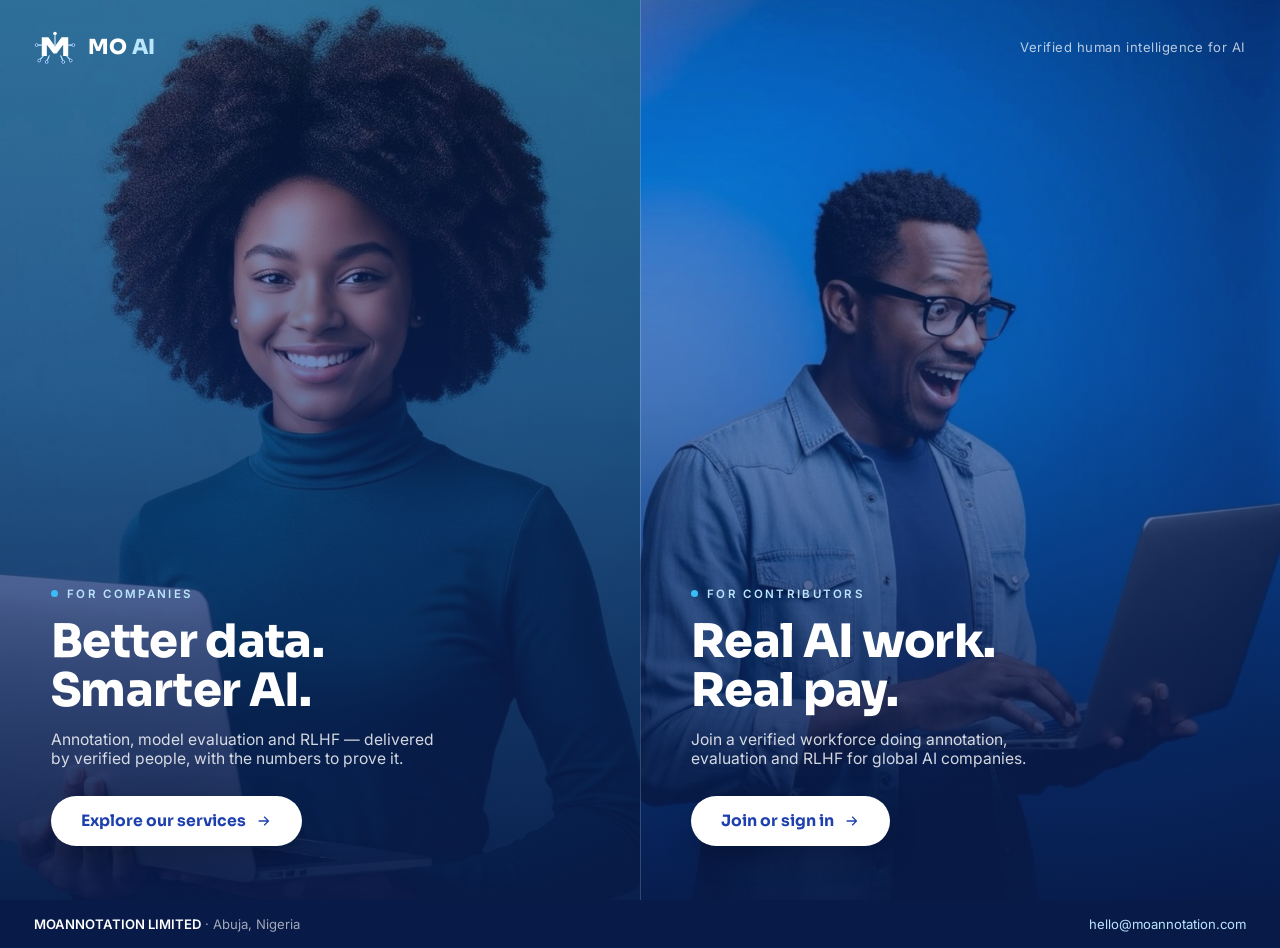
<file: index.html>
<!DOCTYPE html>
<html lang="en">
<head>
<meta charset="UTF-8">
<meta name="viewport" content="width=device-width, initial-scale=1.0">
<title>MO AI — Powering AI with Verified Human Intelligence</title>
<meta name="description" content="MO AI connects global AI companies with verified African talent for data annotation, model evaluation and RLHF.">
<link rel="canonical" href="https://moannotation.com/">
<meta name="referrer" content="strict-origin-when-cross-origin">
<meta name="robots" content="index, follow, max-image-preview:large">
<meta property="og:type" content="website">
<meta property="og:url" content="https://moannotation.com/">
<meta property="og:site_name" content="MO AI">
<meta property="og:title" content="MO AI — Powering AI with Verified Human Intelligence">
<meta property="og:description" content="Data annotation, model evaluation and RLHF, delivered by verified African talent.">
<meta property="og:image" content="https://moannotation.com/assets/og-image.png">
<meta property="og:image:width" content="1200">
<meta property="og:image:height" content="630">
<meta name="twitter:card" content="summary_large_image">
<meta name="twitter:image" content="https://moannotation.com/assets/og-image.png">
<meta name="theme-color" content="#1E40AF">
<link rel="icon" href="assets/favicon.ico" sizes="any">
<link rel="icon" type="image/png" sizes="32x32" href="assets/favicon-32.png">
<link rel="apple-touch-icon" href="assets/apple-touch-icon.png">
<link rel="preconnect" href="https://fonts.googleapis.com">
<link rel="preconnect" href="https://fonts.gstatic.com" crossorigin>
<link href="https://fonts.googleapis.com/css2?family=Sora:wght@600;700;800&family=Inter:wght@400;500;600&display=swap" rel="stylesheet">
<style>
*{margin:0;padding:0;box-sizing:border-box}
:root{--deep:#0B2A6F;--blue:#1E40AF;--blue2:#2563EB;--sky:#38BDF8;--sky-lt:#BAE6FD}
html,body{height:100%}
body{font-family:'Inter',sans-serif;background:#0B1F3A;color:#fff;overflow-x:hidden}
a{text-decoration:none;color:inherit}
:focus-visible{outline:3px solid var(--sky);outline-offset:-6px}

/* ---------- masthead ---------- */
.mast{position:absolute;top:0;left:0;right:0;z-index:5;display:flex;align-items:center;justify-content:space-between;
  padding:26px 34px}
.mark{display:flex;align-items:center;gap:12px}
.mark svg{width:42px;height:42px}
.mark span{font-family:'Sora',sans-serif;font-weight:800;font-size:1.3rem;letter-spacing:.01em}
.mark .ai{color:var(--sky-lt)}
.mast .tag{font-size:.82rem;color:rgba(255,255,255,.72);letter-spacing:.04em}
@media (max-width:760px){.mast .tag{display:none}}

/* ---------- split ---------- */
.split{display:grid;grid-template-columns:1fr 1fr;min-height:100vh}
.panel{position:relative;display:flex;flex-direction:column;justify-content:flex-end;
  padding:0 clamp(28px,4vw,64px) clamp(44px,6vh,76px);overflow:hidden;isolation:isolate;
  transition:flex-basis .4s ease}
.panel img{position:absolute;inset:0;width:100%;height:100%;object-fit:cover;object-position:center top;z-index:-2;
  transform:scale(1.03);transition:transform .8s cubic-bezier(.2,.7,.2,1)}
.panel::after{content:"";position:absolute;inset:0;z-index:-1;transition:opacity .4s ease}
.panel-a::after{background:linear-gradient(180deg,rgba(11,42,111,.18) 0%,rgba(11,42,111,.45) 42%,rgba(8,26,72,.93) 100%)}
.panel-b::after{background:linear-gradient(180deg,rgba(14,60,140,.15) 0%,rgba(12,48,120,.45) 42%,rgba(8,26,72,.93) 100%)}
.panel:hover img,.panel:focus-within img{transform:scale(1.09)}
.panel:hover::after,.panel:focus-within::after{opacity:.86}
.divider{position:absolute;top:0;bottom:0;left:50%;width:1px;background:rgba(255,255,255,.18);z-index:4}

.eyebrow{align-self:flex-start;display:inline-flex;align-items:center;gap:9px;font-size:.72rem;font-weight:600;letter-spacing:.2em;
  text-transform:uppercase;color:var(--sky-lt);margin-bottom:16px}
.eyebrow i{width:7px;height:7px;border-radius:50%;background:var(--sky);display:block}
.panel h2,.panel p{max-width:26rem}
.panel h2{font-family:'Sora',sans-serif;font-weight:800;font-size:clamp(2rem,3.6vw,3.1rem);line-height:1.08;
  letter-spacing:-.015em;margin-bottom:14px}
.panel p{font-size:clamp(.98rem,1.15vw,1.08rem);color:rgba(255,255,255,.82);max-width:24rem;margin-bottom:28px}
.cta{align-self:flex-start;display:inline-flex;align-items:center;gap:10px;background:#fff;color:var(--blue);
  font-family:'Sora',sans-serif;font-weight:700;font-size:.98rem;padding:15px 30px;border-radius:999px;
  transition:transform .18s ease,box-shadow .18s ease;box-shadow:0 10px 30px rgba(0,0,0,.22)}
.panel:hover .cta{transform:translateY(-3px);box-shadow:0 16px 38px rgba(0,0,0,.3)}
.cta svg{width:16px;height:16px;fill:currentColor;transition:transform .18s ease}
.panel:hover .cta svg{transform:translateX(4px)}

/* ---------- footer strip ---------- */
.strip{position:relative;z-index:5;background:#081A48;display:flex;align-items:center;justify-content:space-between;
  gap:20px;flex-wrap:wrap;padding:16px 34px;font-size:.82rem;color:rgba(255,255,255,.62)}
.strip b{color:#fff;font-weight:600}
.strip a{color:var(--sky-lt)}
.strip a:hover{color:#fff}

@media (max-width:820px){
  .split{grid-template-columns:1fr;min-height:0}
  .divider{display:none}
  .panel{min-height:62vh;padding-bottom:40px}
  .mast{padding:20px}
  .strip{padding:16px 20px;font-size:.78rem}
}
@media (prefers-reduced-motion:reduce){
  .panel img,.panel::after,.cta,.cta svg{transition:none}
  .panel:hover img{transform:scale(1.03)}
}
</style>
</head>
<body>

<header class="mast">
  <a class="mark" href="/" aria-label="MO AI">
    <svg viewBox="-4 6 108 90" aria-hidden="true">
    <polygon points="16,26 33,26 50,49 67,26 84,26 84,74 71,74 71,45 54,68 46,68 29,45 29,74 16,74" fill="#fff"/>
    <g stroke="#BAE6FD" stroke-width="3.2" stroke-linecap="round">
      <line x1="50" y1="50" x2="50" y2="22"/><line x1="35" y1="74" x2="30" y2="86"/><line x1="65" y1="74" x2="70" y2="86"/>
      <line x1="20" y1="74" x2="12" y2="83"/><line x1="80" y1="74" x2="88" y2="83"/>
      <line x1="16" y1="46" x2="6" y2="46"/><line x1="84" y1="46" x2="94" y2="46"/>
    </g>
    <g fill="#1E40AF" stroke="#BAE6FD" stroke-width="2.2">
      <circle cx="28.6" cy="89.4" r="3.6"/><circle cx="71.4" cy="89.4" r="3.6"/><circle cx="9.4" cy="85.8" r="3.6"/>
      <circle cx="90.6" cy="85.8" r="3.6"/><circle cx="2.8" cy="46" r="3.6"/><circle cx="97.2" cy="46" r="3.6"/>
    </g>
    <circle cx="50" cy="16.5" r="4.6" fill="#fff"/>
  </svg>
    <span>MO <span class="ai">AI</span></span>
  </a>
  <span class="tag">Verified human intelligence for AI</span>
</header>

<main class="split">
  <span class="divider" aria-hidden="true"></span>

  <a class="panel panel-a" href="companies.html">
    <img src="assets/photo-client.jpg" alt="" loading="eager" fetchpriority="high" width="900" height="1200">
    <span class="eyebrow"><i></i>For companies</span>
    <h2>Better data.<br>Smarter AI.</h2>
    <p>Annotation, model evaluation and RLHF — delivered by verified people, with the numbers to prove it.</p>
    <span class="cta">Explore our services <svg viewBox="0 0 24 24"><path d="M13 5l7 7-7 7-1.4-1.4 4.6-4.6H4v-2h12.2l-4.6-4.6z"/></svg></span>
  </a>

  <a class="panel panel-b" href="contributors.html">
    <img src="assets/photo-contributor.jpg" alt="" loading="eager" width="900" height="1200">
    <span class="eyebrow"><i></i>For contributors</span>
    <h2>Real AI work.<br>Real pay.</h2>
    <p>Join a verified workforce doing annotation, evaluation and RLHF for global AI companies.</p>
    <span class="cta">Join or sign in <svg viewBox="0 0 24 24"><path d="M13 5l7 7-7 7-1.4-1.4 4.6-4.6H4v-2h12.2l-4.6-4.6z"/></svg></span>
  </a>
</main>

<div class="strip">
  <span><b>MOANNOTATION LIMITED</b> · Abuja, Nigeria</span>
  <span><a href="mailto:hello@moannotation.com">hello@moannotation.com</a></span>
</div>

<script>
try{
  document.querySelectorAll('.panel').forEach(p =>
    p.addEventListener('click', () => localStorage.setItem('moai_path', p.getAttribute('href'))));
}catch(e){}
</script>
</body>
</html>
</file>
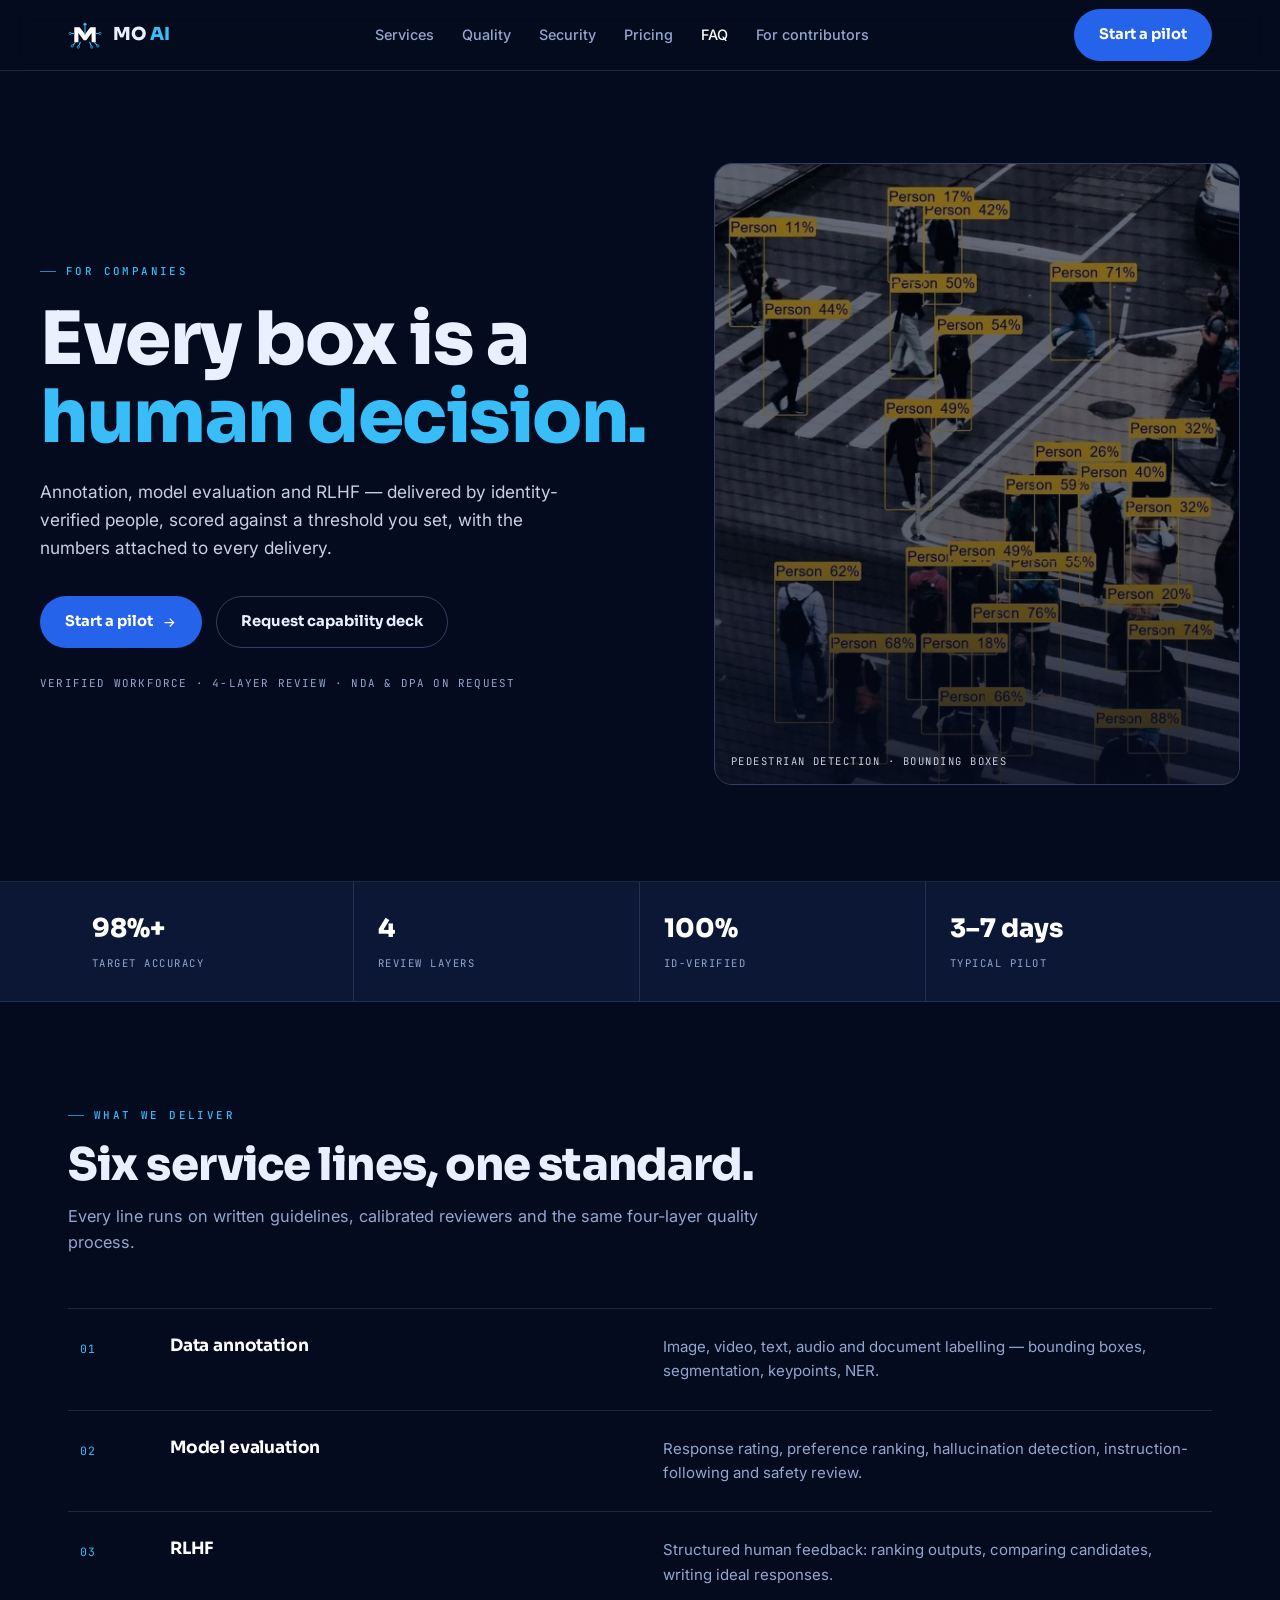
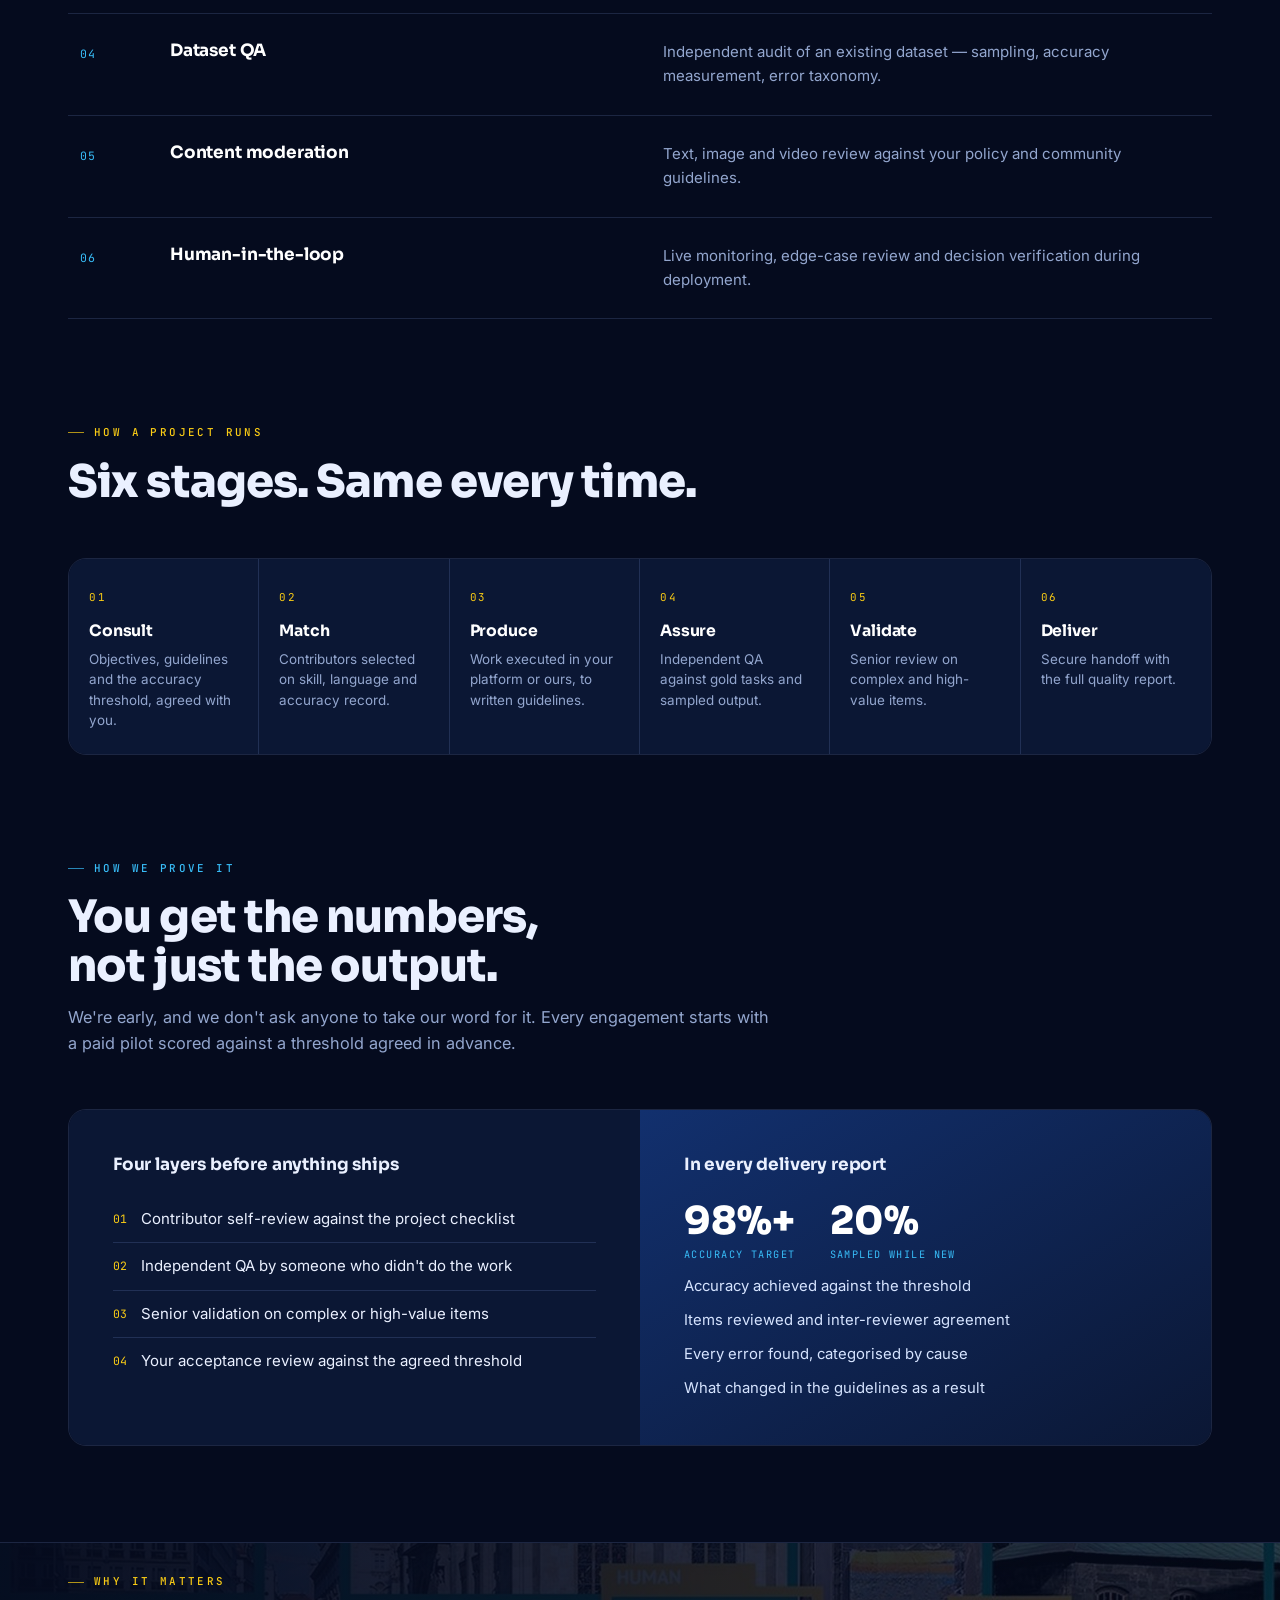
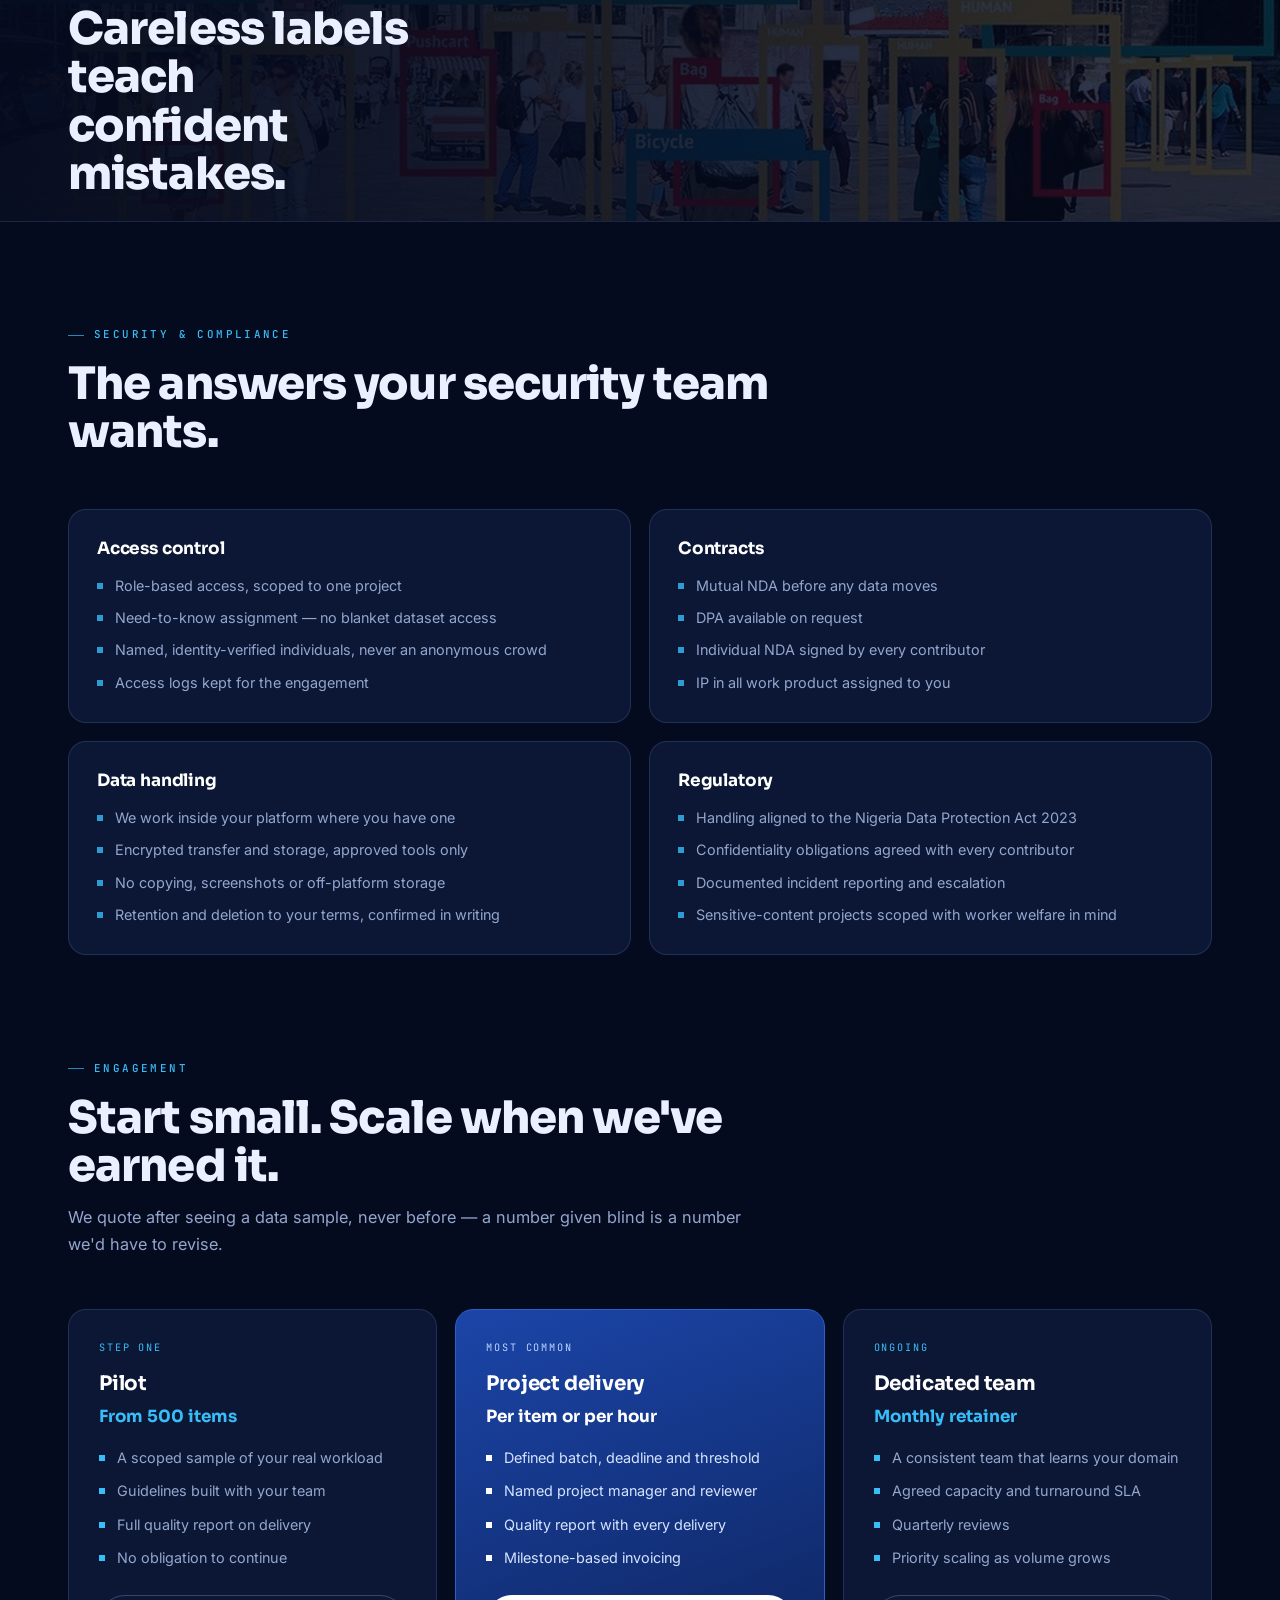
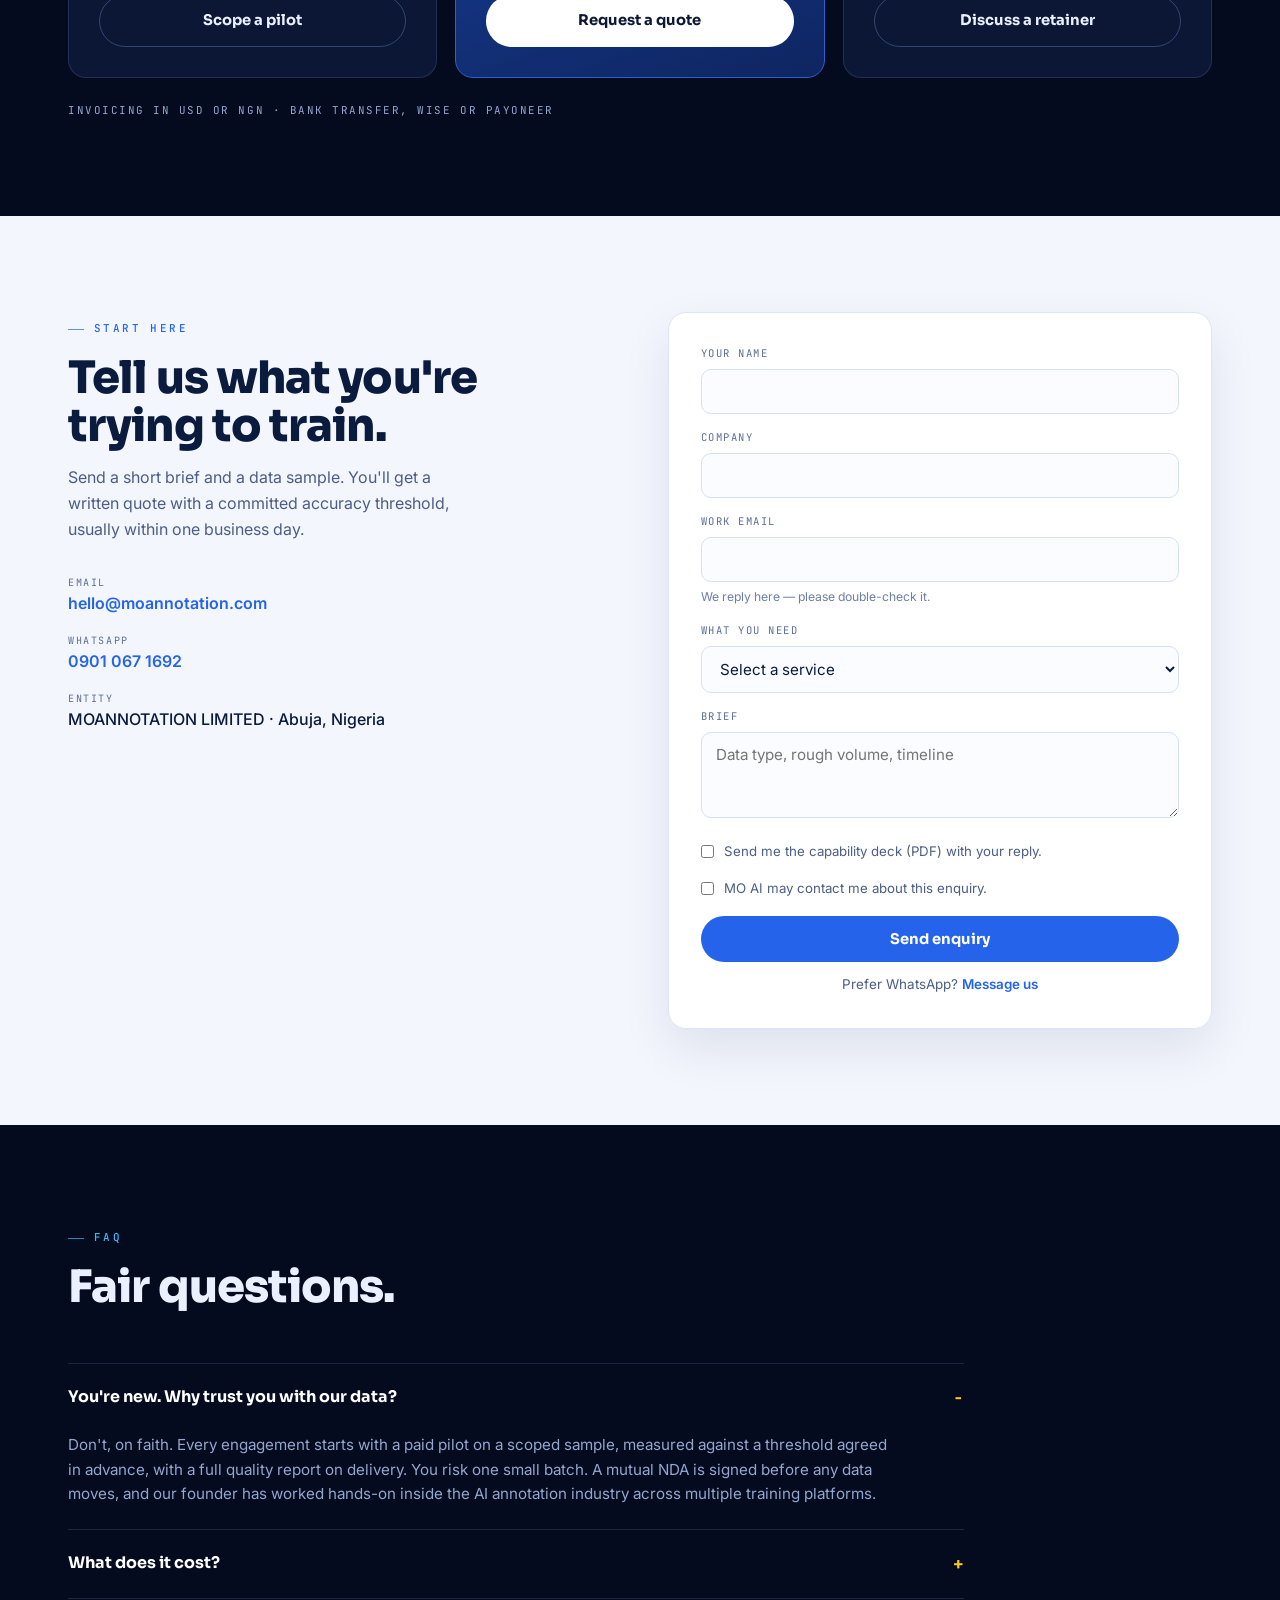
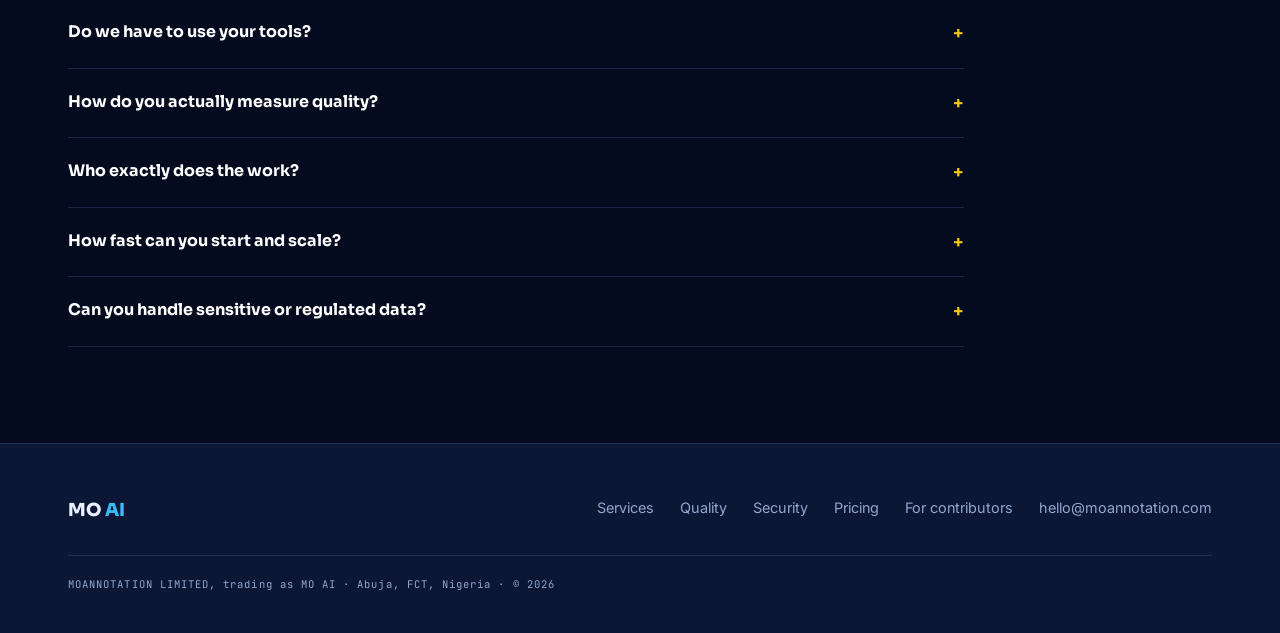
<file: companies.html>
<!DOCTYPE html>
<html lang="en">
<head>
<meta charset="UTF-8">
<meta name="viewport" content="width=device-width, initial-scale=1.0">
<title>For companies — MO AI</title>
<meta name="description" content="Annotation, model evaluation and RLHF delivered by identity-verified contributors, with an accuracy report on every delivery. Start with a paid pilot.">
<link rel="canonical" href="https://moannotation.com/companies.html">
<meta name="referrer" content="strict-origin-when-cross-origin">
<meta name="robots" content="index, follow, max-image-preview:large">
<meta property="og:type" content="website">
<meta property="og:url" content="https://moannotation.com/companies.html">
<meta property="og:site_name" content="MO AI">
<meta property="og:title" content="For companies — MO AI">
<meta property="og:description" content="Annotation, model evaluation and RLHF, with an accuracy report on every delivery.">
<meta property="og:image" content="https://moannotation.com/assets/og-image.png">
<meta name="twitter:card" content="summary_large_image">
<meta name="twitter:image" content="https://moannotation.com/assets/og-image.png">
<meta name="theme-color" content="#050B1E">
<link rel="icon" href="assets/favicon.ico" sizes="any">
<link rel="icon" type="image/png" sizes="32x32" href="assets/favicon-32.png">
<link rel="apple-touch-icon" href="assets/apple-touch-icon.png">
<link rel="preconnect" href="https://fonts.googleapis.com">
<link rel="preconnect" href="https://fonts.gstatic.com" crossorigin>
<link href="https://fonts.googleapis.com/css2?family=Sora:wght@600;700;800&family=Inter:wght@400;500;600&family=JetBrains+Mono:wght@400;500;600&display=swap" rel="stylesheet">
<link rel="stylesheet" href="assets/moai.css">
<script type="application/ld+json">
{"@context":"https://schema.org","@type":"Organization","name":"MO AI","legalName":"MOANNOTATION LIMITED",
"url":"https://moannotation.com","email":"hello@moannotation.com",
"description":"AI workforce infrastructure company providing data annotation, model evaluation, RLHF and human-in-the-loop services.",
"founder":{"@type":"Person","name":"Miracle Oseni"},
"address":{"@type":"PostalAddress","addressLocality":"Abuja","addressRegion":"FCT","addressCountry":"NG"},
"sameAs":["https://instagram.com/moannotation","https://x.com/MOAnnotationAg"]}
</script>
</head>
<body>

<nav class="nav">
  <div class="wrap nav-in">
    <a class="brand" href="index.html" aria-label="MO AI home">
      <svg viewBox="-4 6 108 90" aria-hidden="true">
        <polygon points="16,26 33,26 50,49 67,26 84,26 84,74 71,74 71,45 54,68 46,68 29,45 29,74 16,74" fill="#fff"/>
        <g stroke="#38BDF8" stroke-width="3.4" stroke-linecap="round">
          <line x1="50" y1="50" x2="50" y2="22"/><line x1="35" y1="74" x2="30" y2="86"/><line x1="65" y1="74" x2="70" y2="86"/>
          <line x1="20" y1="74" x2="12" y2="83"/><line x1="80" y1="74" x2="88" y2="83"/>
          <line x1="16" y1="46" x2="6" y2="46"/><line x1="84" y1="46" x2="94" y2="46"/></g>
        <g fill="#050B1E" stroke="#38BDF8" stroke-width="2.4">
          <circle cx="28.6" cy="89.4" r="3.6"/><circle cx="71.4" cy="89.4" r="3.6"/><circle cx="9.4" cy="85.8" r="3.6"/>
          <circle cx="90.6" cy="85.8" r="3.6"/><circle cx="2.8" cy="46" r="3.6"/><circle cx="97.2" cy="46" r="3.6"/></g>
        <circle cx="50" cy="16.5" r="4.8" fill="#38BDF8"/>
      </svg>
      <span>MO <span class="ai">AI</span></span>
    </a>
    <div class="nav-links" id="navLinks">
      <a href="#services">Services</a>
      <a href="#quality">Quality</a>
      <a href="#security">Security</a>
      <a href="#pricing">Pricing</a>
      <a href="#faq">FAQ</a>
      <a href="contributors.html">For contributors</a>
    </div>
    <div class="nav-right">
      <a class="btn btn-p" href="#start">Start a pilot</a>
      <button type="button" class="menu-btn" id="menuBtn" aria-label="Menu" aria-expanded="false">
        <svg viewBox="0 0 24 24" stroke-linecap="round"><path d="M4 7h16M4 12h16M4 17h16"/></svg>
      </button>
    </div>
  </div>
</nav>

<main id="content">

<header class="hero" id="top">
  <div class="wrap hero-in">
    <div>
      <span class="lab">For companies</span>
      <h1>Every box is a<br><em>human decision.</em></h1>
      <p class="lede">Annotation, model evaluation and RLHF — delivered by identity-verified people, scored against a threshold you set, with the numbers attached to every delivery.</p>
      <div class="hero-ctas">
        <a class="btn btn-p" href="#start">Start a pilot <svg viewBox="0 0 24 24"><path d="M13 5l7 7-7 7-1.4-1.4 4.6-4.6H4v-2h12.2l-4.6-4.6z"/></svg></a>
        <a class="btn btn-g" href="#start">Request capability deck</a>
      </div>
      <p class="hero-note">Verified workforce · 4-layer review · NDA &amp; DPA on request</p>
    </div>

    <figure class="shot rv">
      <img src="assets/hero-annotate.jpg" alt="Pedestrians at a crossing marked with annotation boxes" width="1100" height="1400" fetchpriority="high">
      <span class="scan"></span>
      <figcaption class="tagline g4">Pedestrian detection · bounding boxes</figcaption>
    </figure>
  </div>
</header>

<div class="rail">
  <div class="wrap rail-in">
    <div><b>98%+</b><span>Target accuracy</span></div>
    <div><b>4</b><span>Review layers</span></div>
    <div><b>100%</b><span>ID-verified</span></div>
    <div><b>3–7 days</b><span>Typical pilot</span></div>
  </div>
</div>

<section id="services">
  <div class="wrap">
    <div class="head rv">
      <span class="lab">What we deliver</span>
      <h2>Six service lines, one standard.</h2>
      <p>Every line runs on written guidelines, calibrated reviewers and the same four-layer quality process.</p>
    </div>
    <div class="rows">
      <div class="row rv frame"><span class="n">01</span><h3>Data annotation</h3><p>Image, video, text, audio and document labelling — bounding boxes, segmentation, keypoints, NER.</p></div>
      <div class="row rv frame"><span class="n">02</span><h3>Model evaluation</h3><p>Response rating, preference ranking, hallucination detection, instruction-following and safety review.</p></div>
      <div class="row rv frame"><span class="n">03</span><h3>RLHF</h3><p>Structured human feedback: ranking outputs, comparing candidates, writing ideal responses.</p></div>
      <div class="row rv frame"><span class="n">04</span><h3>Dataset QA</h3><p>Independent audit of an existing dataset — sampling, accuracy measurement, error taxonomy.</p></div>
      <div class="row rv frame"><span class="n">05</span><h3>Content moderation</h3><p>Text, image and video review against your policy and community guidelines.</p></div>
      <div class="row rv frame"><span class="n">06</span><h3>Human-in-the-loop</h3><p>Live monitoring, edge-case review and decision verification during deployment.</p></div>
    </div>
  </div>
</section>

<section id="process" style="padding-top:0">
  <div class="wrap">
    <div class="head rv">
      <span class="lab mark">How a project runs</span>
      <h2>Six stages. Same every time.</h2>
    </div>
    <div class="steps rv">
      <div class="step"><span class="n">01</span><h3>Consult</h3><p>Objectives, guidelines and the accuracy threshold, agreed with you.</p></div>
      <div class="step"><span class="n">02</span><h3>Match</h3><p>Contributors selected on skill, language and accuracy record.</p></div>
      <div class="step"><span class="n">03</span><h3>Produce</h3><p>Work executed in your platform or ours, to written guidelines.</p></div>
      <div class="step"><span class="n">04</span><h3>Assure</h3><p>Independent QA against gold tasks and sampled output.</p></div>
      <div class="step"><span class="n">05</span><h3>Validate</h3><p>Senior review on complex and high-value items.</p></div>
      <div class="step"><span class="n">06</span><h3>Deliver</h3><p>Secure handoff with the full quality report.</p></div>
    </div>
  </div>
</section>

<section id="quality" style="padding-top:0">
  <div class="wrap">
    <div class="head rv">
      <span class="lab">How we prove it</span>
      <h2>You get the numbers,<br>not just the output.</h2>
      <p>We're early, and we don't ask anyone to take our word for it. Every engagement starts with a paid pilot scored against a threshold agreed in advance.</p>
    </div>
    <div class="quality rv">
      <div class="left">
        <h3>Four layers before anything ships</h3>
        <ul class="layers">
          <li>Contributor self-review against the project checklist</li>
          <li>Independent QA by someone who didn't do the work</li>
          <li>Senior validation on complex or high-value items</li>
          <li>Your acceptance review against the agreed threshold</li>
        </ul>
      </div>
      <div class="right">
        <h3>In every delivery report</h3>
        <div class="bignum">
          <div><b>98%+</b><span>Accuracy target</span></div>
          <div><b>20%</b><span>Sampled while new</span></div>
        </div>
        <ul style="list-style:none;display:flex;flex-direction:column;gap:10px;margin-top:8px">
          <li style="font-size:.93rem;color:#D6E4FF">Accuracy achieved against the threshold</li>
          <li style="font-size:.93rem;color:#D6E4FF">Items reviewed and inter-reviewer agreement</li>
          <li style="font-size:.93rem;color:#D6E4FF">Every error found, categorised by cause</li>
          <li style="font-size:.93rem;color:#D6E4FF">What changed in the guidelines as a result</li>
        </ul>
      </div>
    </div>
  </div>
</section>

<div class="band">
  <img src="assets/band-city.jpg" alt="City scene annotated with multiple object classes" width="1600" height="700" loading="lazy">
  <div class="ov"><div class="wrap">
    <span class="lab mark">Why it matters</span>
    <h2 style="margin-top:14px">Careless labels teach<br>confident mistakes.</h2>
  </div></div>
</div>

<section id="security">
  <div class="wrap">
    <div class="head rv">
      <span class="lab">Security &amp; compliance</span>
      <h2>The answers your security team wants.</h2>
    </div>
    <div class="grid2">
      <div class="card rv"><h3>Access control</h3><ul>
        <li>Role-based access, scoped to one project</li>
        <li>Need-to-know assignment — no blanket dataset access</li>
        <li>Named, identity-verified individuals, never an anonymous crowd</li>
        <li>Access logs kept for the engagement</li></ul></div>
      <div class="card rv"><h3>Contracts</h3><ul>
        <li>Mutual NDA before any data moves</li>
        <li>DPA available on request</li>
        <li>Individual NDA signed by every contributor</li>
        <li>IP in all work product assigned to you</li></ul></div>
      <div class="card rv"><h3>Data handling</h3><ul>
        <li>We work inside your platform where you have one</li>
        <li>Encrypted transfer and storage, approved tools only</li>
        <li>No copying, screenshots or off-platform storage</li>
        <li>Retention and deletion to your terms, confirmed in writing</li></ul></div>
      <div class="card rv"><h3>Regulatory</h3><ul>
        <li>Handling aligned to the Nigeria Data Protection Act 2023</li>
        <li>Confidentiality obligations agreed with every contributor</li>
        <li>Documented incident reporting and escalation</li>
        <li>Sensitive-content projects scoped with worker welfare in mind</li></ul></div>
    </div>
  </div>
</section>

<section id="pricing" style="padding-top:0">
  <div class="wrap">
    <div class="head rv">
      <span class="lab">Engagement</span>
      <h2>Start small. Scale when we've earned it.</h2>
      <p>We quote after seeing a data sample, never before — a number given blind is a number we'd have to revise.</p>
    </div>
    <div class="tiers">
      <div class="tier rv"><span class="k">Step one</span><h3>Pilot</h3>
        <div class="price">From 500 items</div>
        <ul><li>A scoped sample of your real workload</li><li>Guidelines built with your team</li>
          <li>Full quality report on delivery</li><li>No obligation to continue</li></ul>
        <a class="btn btn-g" href="#start">Scope a pilot</a></div>
      <div class="tier feat rv"><span class="k">Most common</span><h3>Project delivery</h3>
        <div class="price">Per item or per hour</div>
        <ul><li>Defined batch, deadline and threshold</li><li>Named project manager and reviewer</li>
          <li>Quality report with every delivery</li><li>Milestone-based invoicing</li></ul>
        <a class="btn btn-w" href="#start">Request a quote</a></div>
      <div class="tier rv"><span class="k">Ongoing</span><h3>Dedicated team</h3>
        <div class="price">Monthly retainer</div>
        <ul><li>A consistent team that learns your domain</li><li>Agreed capacity and turnaround SLA</li>
          <li>Quarterly reviews</li><li>Priority scaling as volume grows</li></ul>
        <a class="btn btn-g" href="#start">Discuss a retainer</a></div>
    </div>
    <p class="rv" style="margin-top:24px;font-family:var(--mono);font-size:.68rem;letter-spacing:.14em;text-transform:uppercase">Invoicing in USD or NGN · Bank transfer, Wise or Payoneer</p>
  </div>
</section>

<section class="light" id="start">
  <div class="wrap" style="display:grid;grid-template-columns:1fr 1fr;gap:56px;align-items:start" id="startGrid">
    <div>
      <span class="lab">Start here</span>
      <h2 style="margin:16px 0 14px">Tell us what you're<br>trying to train.</h2>
      <p style="max-width:26rem">Send a short brief and a data sample. You'll get a written quote with a committed accuracy threshold, usually within one business day.</p>
      <div style="margin-top:32px;display:flex;flex-direction:column;gap:16px">
        <div><div style="font-family:var(--mono);font-size:.63rem;letter-spacing:.16em;text-transform:uppercase;color:#5B6E96">Email</div>
          <a href="mailto:hello@moannotation.com" style="color:#2563EB;font-weight:600">hello@moannotation.com</a></div>
        <div><div style="font-family:var(--mono);font-size:.63rem;letter-spacing:.16em;text-transform:uppercase;color:#5B6E96">WhatsApp</div>
          <a href="https://wa.me/2349010671692" target="_blank" rel="noopener" style="color:#2563EB;font-weight:600">0901 067 1692</a></div>
        <div><div style="font-family:var(--mono);font-size:.63rem;letter-spacing:.16em;text-transform:uppercase;color:#5B6E96">Entity</div>
          <span style="color:#0A1B3D;font-weight:500">MOANNOTATION LIMITED · Abuja, Nigeria</span></div>
      </div>
    </div>

    <form class="formcard" id="clientForm" novalidate>
      <div class="hp" aria-hidden="true"><label for="cWeb">Leave empty</label><input id="cWeb" name="website" tabindex="-1" autocomplete="off"></div>
      <div class="field"><label for="cName">Your name</label><input id="cName" name="name" required autocomplete="name"></div>
      <div class="field"><label for="cCompany">Company</label><input id="cCompany" name="company" required autocomplete="organization"></div>
      <div class="field"><label for="cEmail">Work email</label><input id="cEmail" name="email" type="email" inputmode="email" required autocomplete="email"><div class="hint">We reply here — please double-check it.</div></div>
      <div class="field"><label for="cService">What you need</label>
        <select id="cService" name="service" required>
          <option value="" selected disabled>Select a service</option>
          <option>Data annotation</option><option>Model evaluation</option><option>RLHF</option>
          <option>Dataset QA</option><option>Content moderation</option><option>Human-in-the-loop</option>
          <option>Not sure yet</option>
        </select></div>
      <div class="field"><label for="cBrief">Brief</label><textarea id="cBrief" name="brief" placeholder="Data type, rough volume, timeline"></textarea></div>
      <div class="consent"><input type="checkbox" id="cDeck"><label for="cDeck">Send me the capability deck (PDF) with your reply.</label></div>
      <div class="consent"><input type="checkbox" id="cConsent" required><label for="cConsent">MO AI may contact me about this enquiry.</label></div>
      <button class="btn btn-p" type="submit" id="cSubmit">Send enquiry</button>
      <div class="msg" id="cMsg" role="status" aria-live="polite"></div>
      <p class="alt">Prefer WhatsApp? <a href="https://wa.me/2349010671692" target="_blank" rel="noopener">Message us</a></p>
    </form>
  </div>
</section>

<section id="faq">
  <div class="wrap">
    <div class="head rv"><span class="lab">FAQ</span><h2>Fair questions.</h2></div>
    <div class="faq rv">
      <details open><summary>You're new. Why trust you with our data?</summary>
        <p>Don't, on faith. Every engagement starts with a paid pilot on a scoped sample, measured against a threshold agreed in advance, with a full quality report on delivery. You risk one small batch. A mutual NDA is signed before any data moves, and our founder has worked hands-on inside the AI annotation industry across multiple training platforms.</p></details>
      <details><summary>What does it cost?</summary>
        <p>It depends on task complexity, volume, turnaround and security requirements — which is why we ask for a sample first. Send one and you'll get a written quote with a committed accuracy threshold.</p></details>
      <details><summary>Do we have to use your tools?</summary>
        <p>No. If you have your own platform, our team works inside it — usually the cleanest option for your security team. Where you don't, we supply and configure the tooling.</p></details>
      <details><summary>How do you actually measure quality?</summary>
        <p>Four mechanisms in parallel. Gold tasks: known-answer items seeded invisibly into each queue for an objective score. Random sampling: 20% of a new contributor's output, dropping to 5% once proven. Overlap: the same items given to several people, to measure agreement. Error taxonomy: every error categorised, so an individual accuracy problem is distinguishable from an ambiguous-guidelines problem.</p></details>
      <details><summary>Who exactly does the work?</summary>
        <p>Named, identity-verified individuals who passed a skills assessment in the relevant area, were briefed on your guidelines and signed an individual NDA. We can tell you who worked on your project and what they scored.</p></details>
      <details><summary>How fast can you start and scale?</summary>
        <p>A pilot typically starts within days of guidelines being agreed. Scaling is deliberate — we add people who have passed calibration on your specific guidelines, not whoever is free. We'd rather give you a realistic ramp than miss a deadline.</p></details>
      <details><summary>Can you handle sensitive or regulated data?</summary>
        <p>Tell us the requirements before the pilot and we'll scope to them — restricted access, work performed only in your environment, specific retention and deletion terms, a DPA. Where something is beyond what we can meet today, we'll say so rather than discover it mid-project.</p></details>
    </div>
  </div>
</section>

</main>

<footer>
  <div class="wrap">
    <div class="foot">
      <a class="brand" href="index.html"><span>MO <span class="ai">AI</span></span></a>
      <div class="links">
        <a href="#services">Services</a><a href="#quality">Quality</a><a href="#security">Security</a>
        <a href="#pricing">Pricing</a><a href="contributors.html">For contributors</a>
        <a href="mailto:hello@moannotation.com">hello@moannotation.com</a>
      </div>
    </div>
    <div class="legal">MOANNOTATION LIMITED, trading as MO AI · Abuja, FCT, Nigeria · © 2026</div>
  </div>
</footer>

<script>
const FORM_ENDPOINT = "https://formspree.io/f/xeajawzq";
const WA = 'https://wa.me/2349010671692?text=';
const $ = id => document.getElementById(id);

const mb = $('menuBtn'), nl = $('navLinks');
mb.addEventListener('click', () => { const o = nl.classList.toggle('open'); mb.setAttribute('aria-expanded', o); });
nl.querySelectorAll('a').forEach(a => a.addEventListener('click', () => { nl.classList.remove('open'); mb.setAttribute('aria-expanded','false'); }));
document.addEventListener('keydown', e => { if(e.key === 'Escape' && nl.classList.contains('open')){ nl.classList.remove('open'); mb.setAttribute('aria-expanded','false'); mb.focus(); }});

const io = new IntersectionObserver(es => es.forEach(e => { if(e.isIntersecting){ e.target.classList.add('in'); io.unobserve(e.target); }}), {threshold:.12});
document.querySelectorAll('.rv').forEach(el => io.observe(el));

const navMap = new Map();
document.querySelectorAll('.nav-links a[href^="#"]').forEach(a => navMap.set(a.getAttribute('href').slice(1), a));
const spy = new IntersectionObserver(es => es.forEach(e => {
  const a = navMap.get(e.target.id); if(!a) return;
  if(e.isIntersecting){ navMap.forEach(l => l.removeAttribute('aria-current')); a.setAttribute('aria-current','true'); }
}), {rootMargin:'-42% 0px -52% 0px'});
navMap.forEach((a,id) => { const el = document.getElementById(id); if(el) spy.observe(el); });

function setMsg(el, t, ok){ el.textContent = t; el.className = 'msg show ' + (ok ? 'ok' : 'err'); }

$('clientForm').addEventListener('submit', async e => {
  e.preventDefault();
  const f = e.target, msg = $('cMsg'), btn = $('cSubmit');
  if(f.website.value) return;
  const missing = [...f.querySelectorAll('[required]')].filter(el => el.type === 'checkbox' ? !el.checked : !el.value.trim());
  if(missing.length){ setMsg(msg, 'Please complete the highlighted fields.', false); missing[0].focus(); return; }
  if(!/^[^\s@]+@[^\s@]+\.[^\s@]{2,}$/.test(f.email.value.trim())){ setMsg(msg, 'That email looks incomplete — please check it.', false); f.email.focus(); return; }

  const data = { _subject: 'New client enquiry — ' + f.company.value, _replyto: f.email.value.trim(),
    type: 'Client enquiry', name: f.name.value, company: f.company.value, email: f.email.value,
    service: f.service.value, brief: f.brief.value || '-',
    wants_deck: document.getElementById('cDeck').checked ? 'YES — send capability deck' : 'no' };

  if(!FORM_ENDPOINT){
    window.open(WA + encodeURIComponent('Hello MO AI! Project enquiry.\n\nName: ' + data.name + '\nCompany: ' + data.company + '\nEmail: ' + data.email + '\nService: ' + data.service + '\nBrief: ' + data.brief), '_blank', 'noopener');
    setMsg(msg, 'Opening WhatsApp with your details…', true); return;
  }
  btn.disabled = true; btn.innerHTML = '<span class="spin"></span> Sending…';
  try{
    const res = await fetch(FORM_ENDPOINT, {method:'POST', headers:{'Accept':'application/json','Content-Type':'application/json'}, body: JSON.stringify(data)});
    if(!res.ok) throw 0;
    f.reset(); setMsg(msg, "Received. We'll reply from hello@moannotation.com, usually within one business day.", true);
  }catch(err){
    setMsg(msg, "That didn't send. Email hello@moannotation.com or message us on WhatsApp and we'll pick it up.", false);
  }
  btn.disabled = false; btn.textContent = 'Send enquiry';
});
</script>
</body>
</html>
</file>
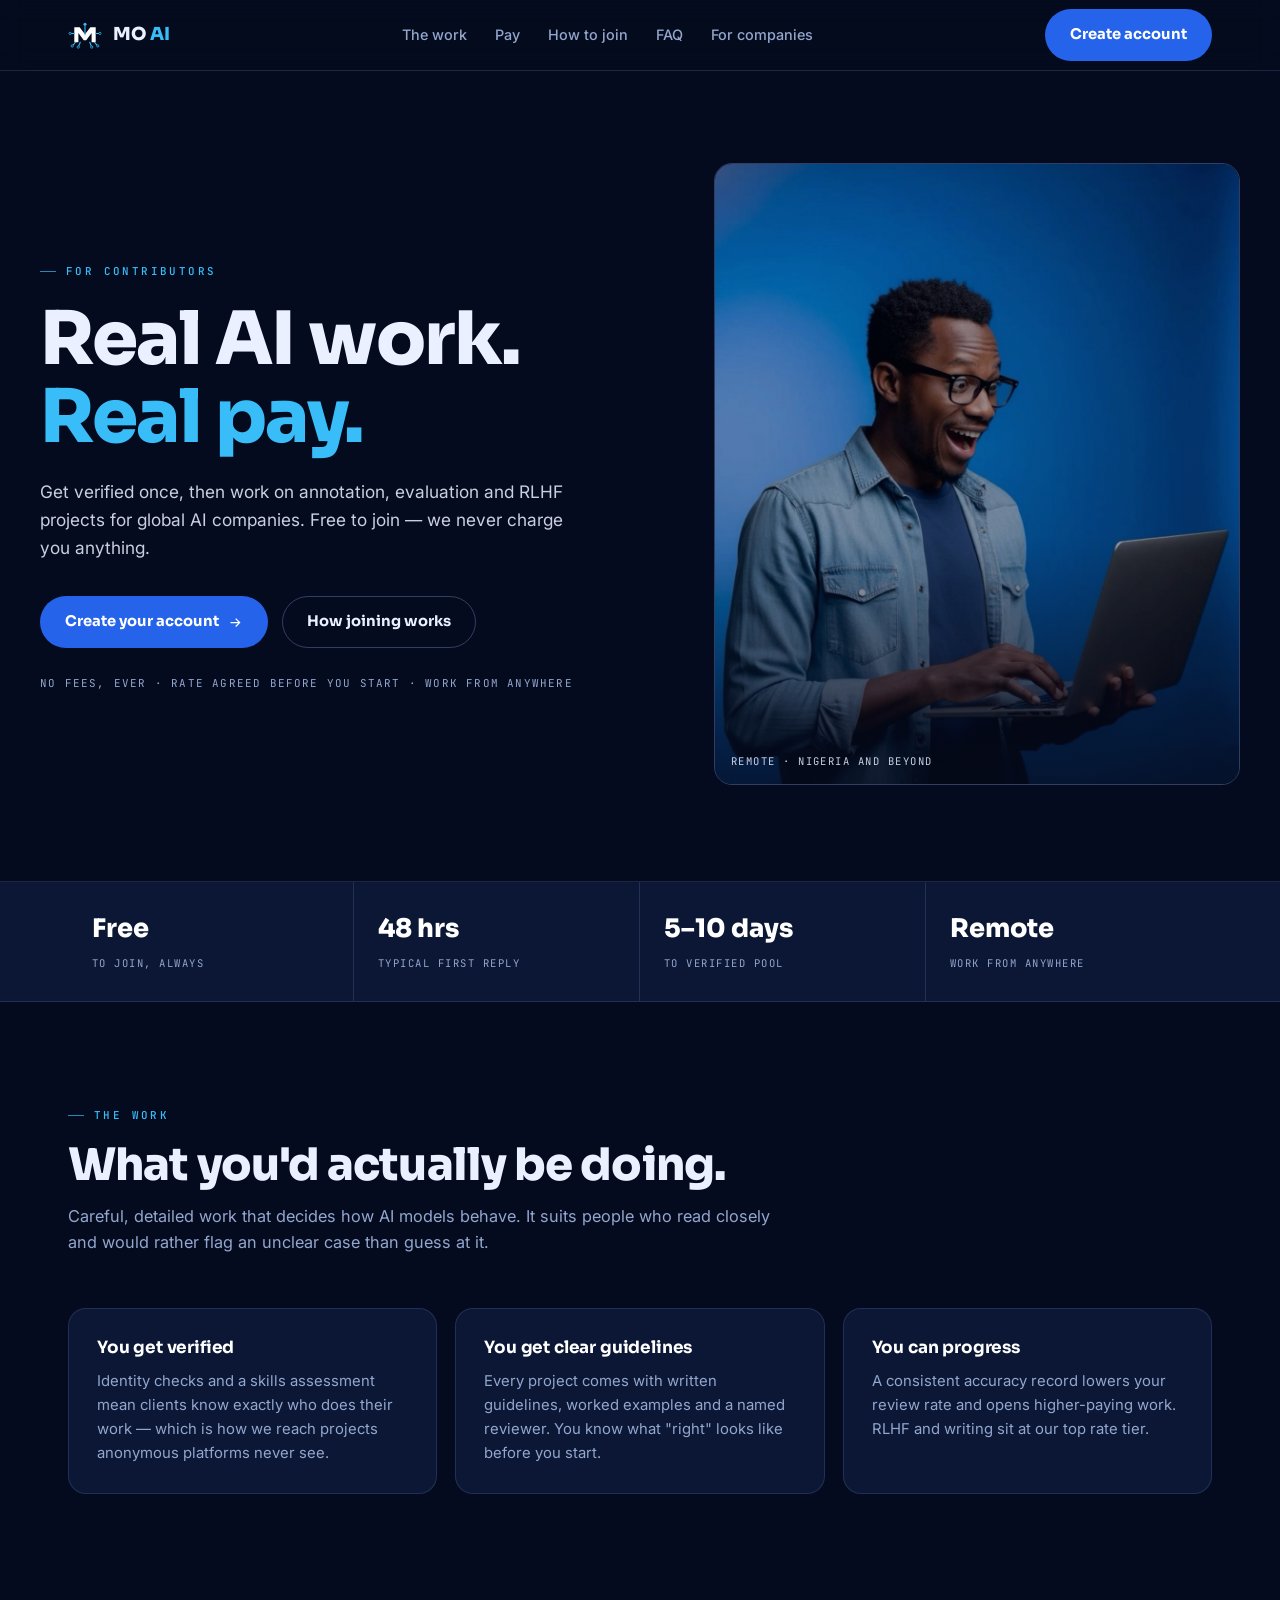
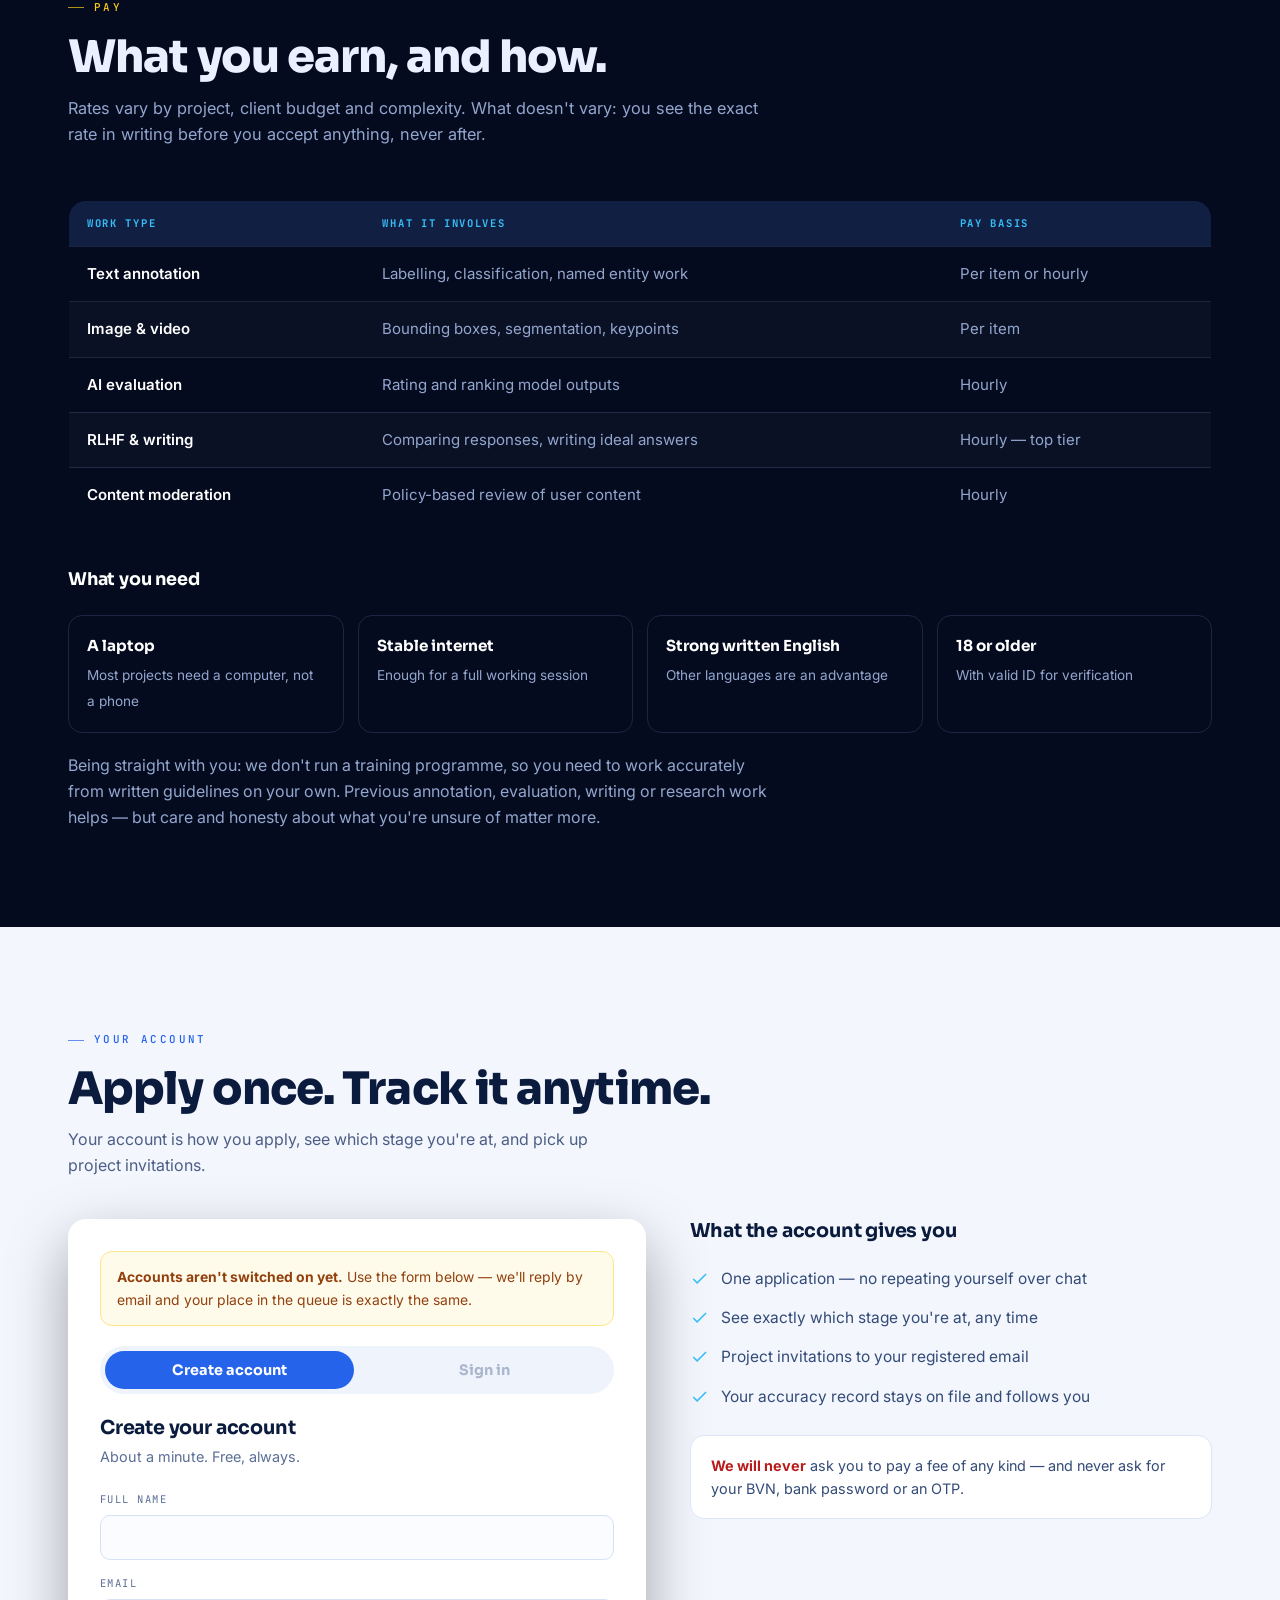
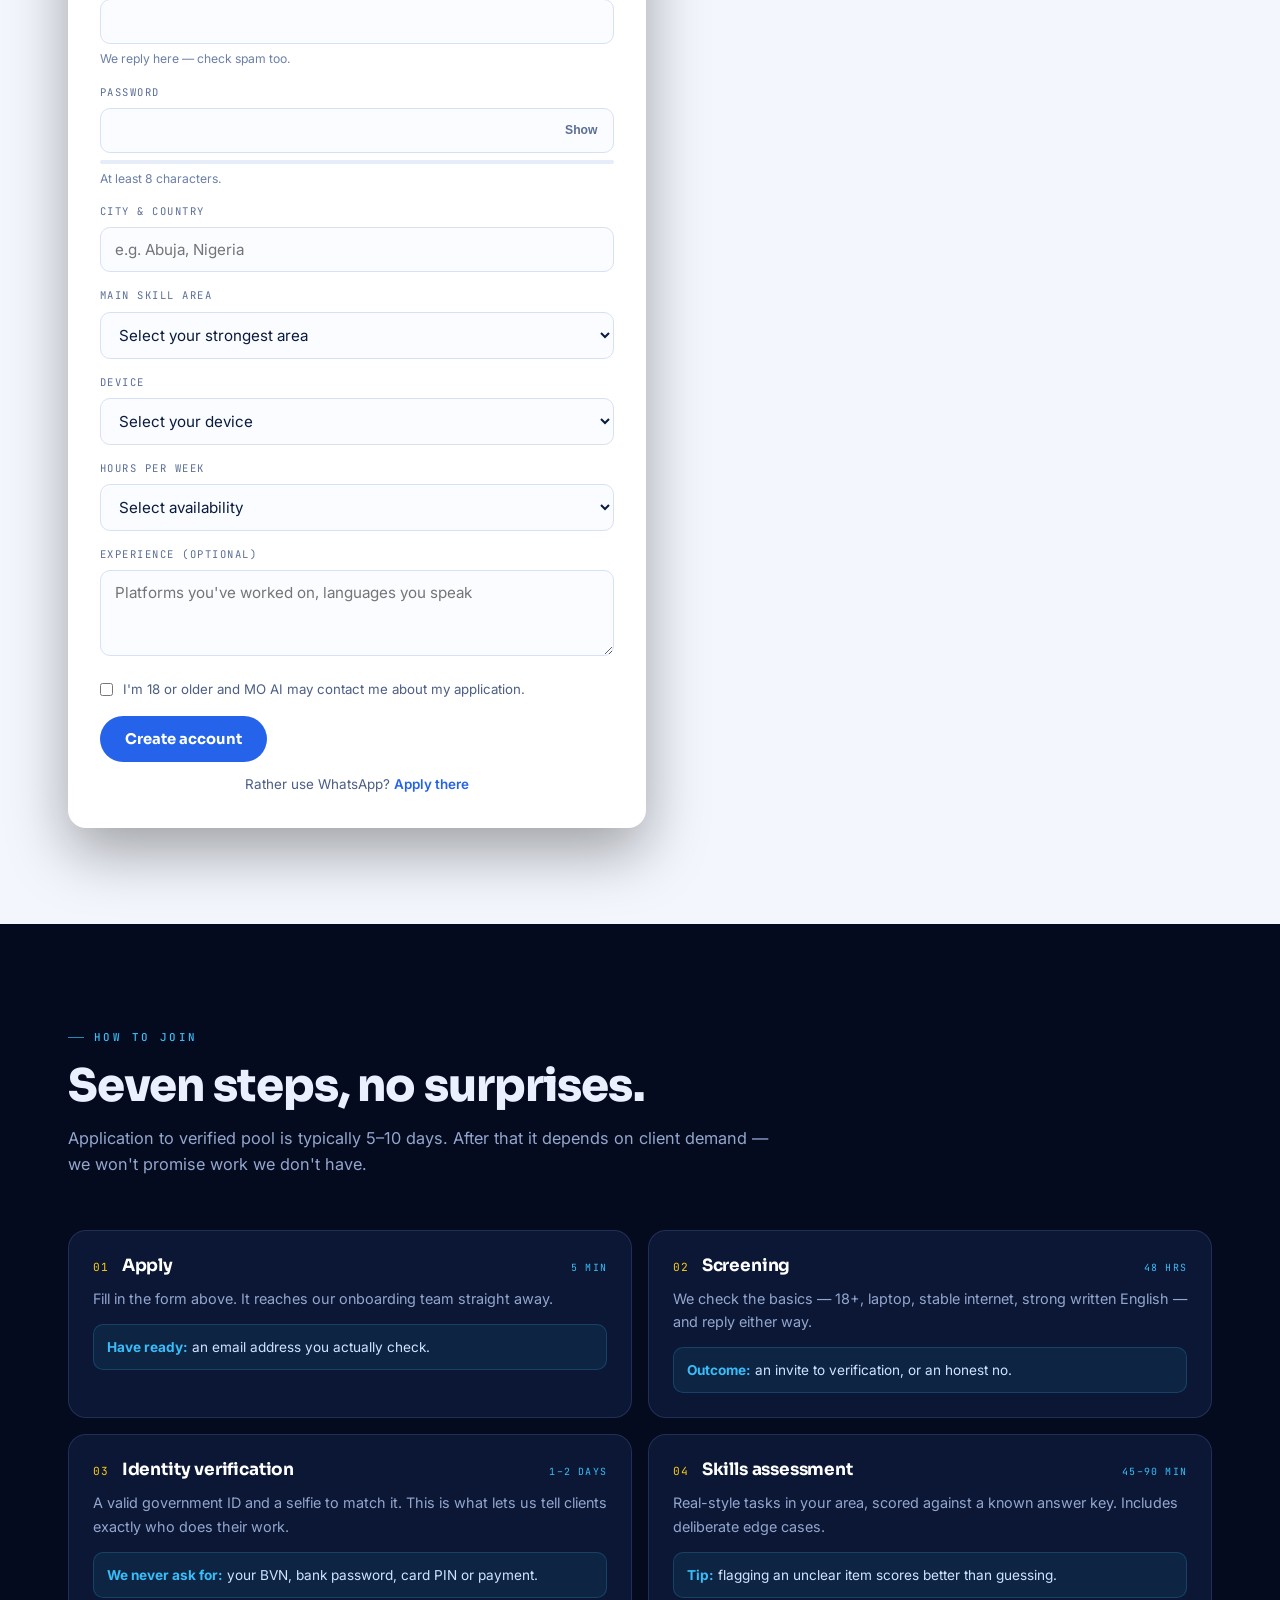
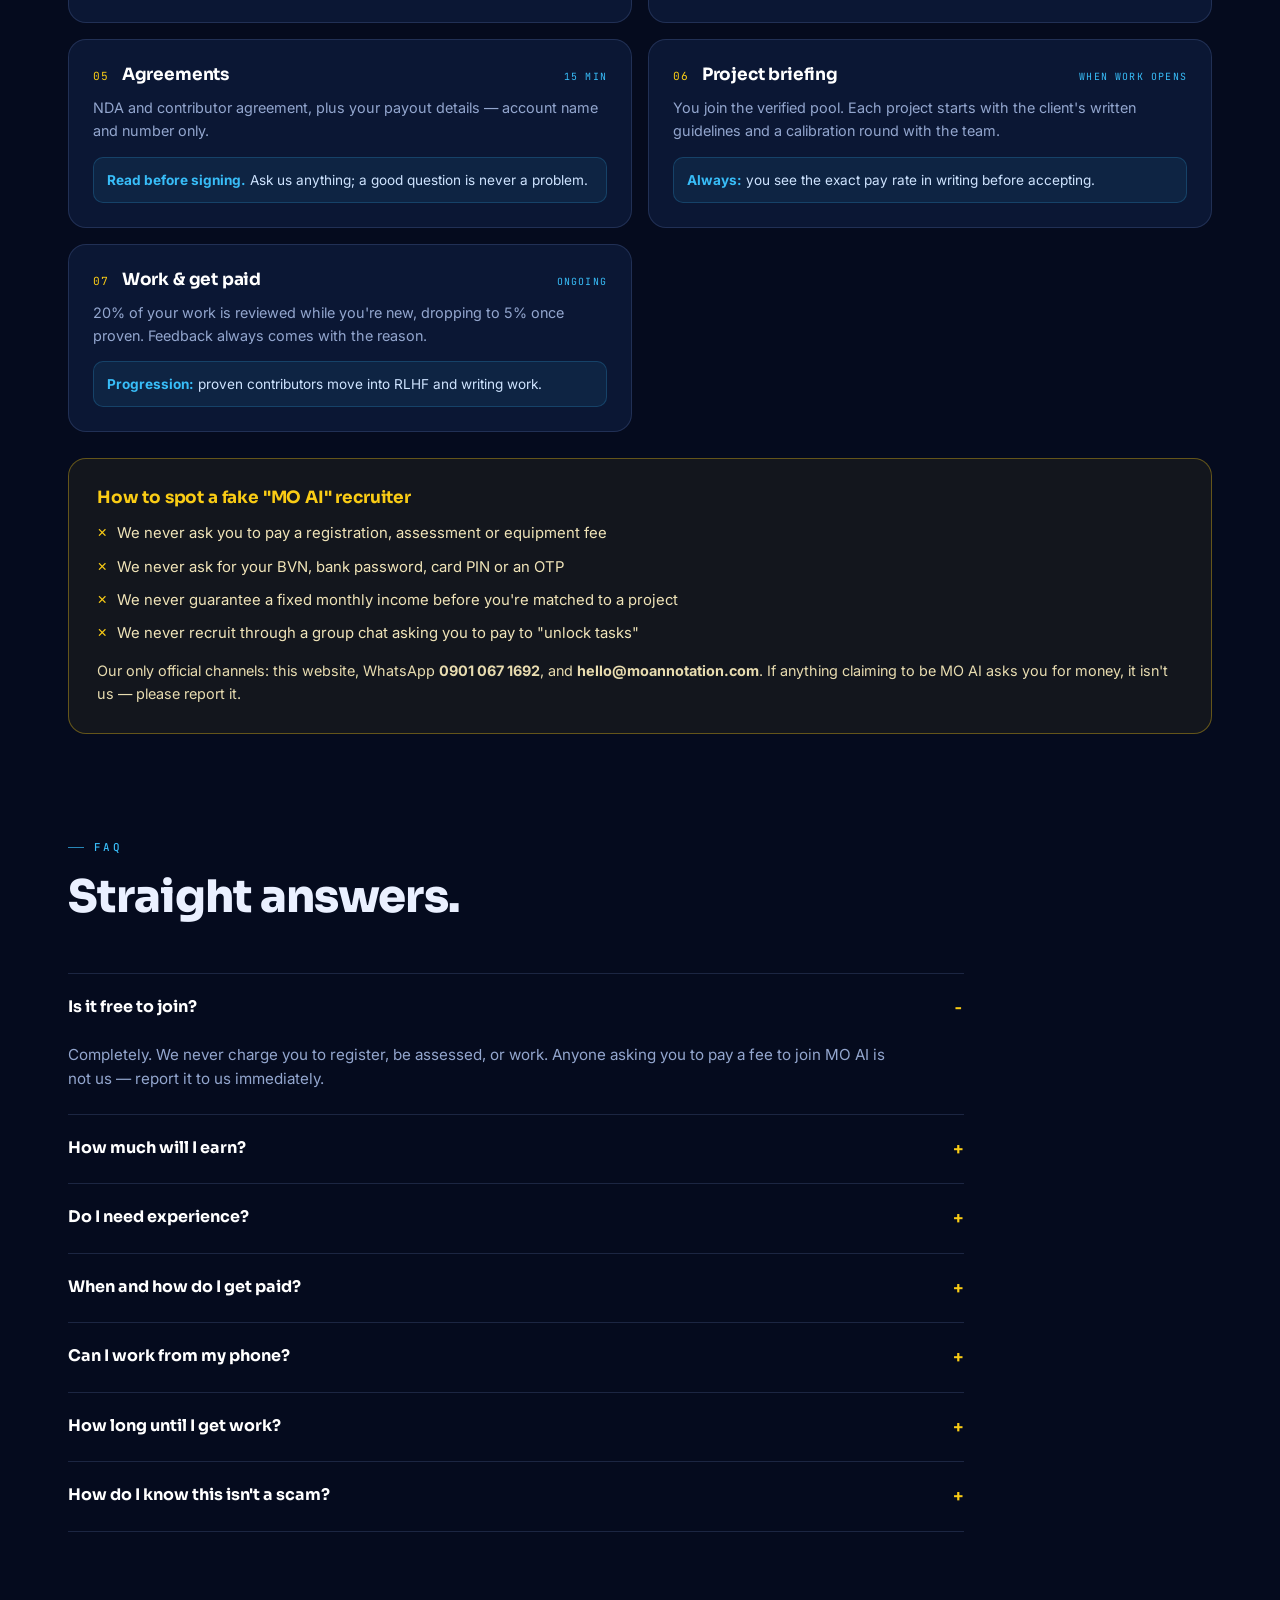
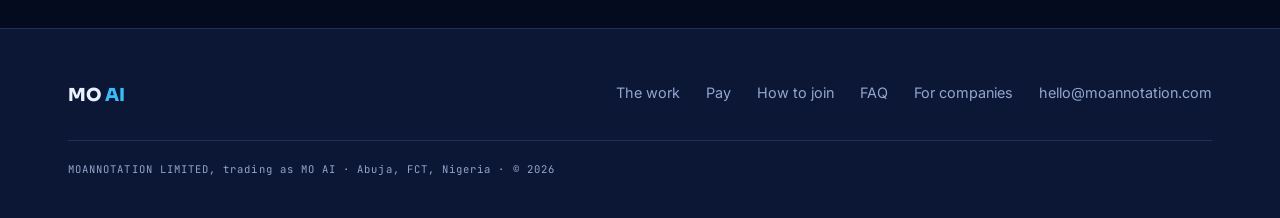
<file: contributors.html>
<!DOCTYPE html>
<html lang="en">
<head>
<meta charset="UTF-8">
<meta name="viewport" content="width=device-width, initial-scale=1.0">
<title>Join the workforce — MO AI</title>
<meta name="description" content="Get verified and join a vetted workforce doing annotation, model evaluation and RLHF for global AI companies. Free to join, fair pay, clear guidelines.">
<link rel="canonical" href="https://moannotation.com/contributors.html">
<meta name="referrer" content="strict-origin-when-cross-origin">
<meta name="robots" content="index, follow, max-image-preview:large">
<meta property="og:type" content="website">
<meta property="og:url" content="https://moannotation.com/contributors.html">
<meta property="og:site_name" content="MO AI">
<meta property="og:title" content="Join the workforce — MO AI">
<meta property="og:description" content="Real AI work, fair pay. Get verified and join a vetted workforce.">
<meta property="og:image" content="https://moannotation.com/assets/og-image.png">
<meta name="twitter:card" content="summary_large_image">
<meta name="twitter:image" content="https://moannotation.com/assets/og-image.png">
<meta name="theme-color" content="#050B1E">
<link rel="icon" href="assets/favicon.ico" sizes="any">
<link rel="icon" type="image/png" sizes="32x32" href="assets/favicon-32.png">
<link rel="apple-touch-icon" href="assets/apple-touch-icon.png">
<link rel="preconnect" href="https://fonts.googleapis.com">
<link rel="preconnect" href="https://fonts.gstatic.com" crossorigin>
<link href="https://fonts.googleapis.com/css2?family=Sora:wght@600;700;800&family=Inter:wght@400;500;600&family=JetBrains+Mono:wght@400;500;600&display=swap" rel="stylesheet">
<link rel="stylesheet" href="assets/moai.css">
<style>
/* pay table */
.pay{width:100%;border-collapse:collapse;font-size:.94rem;border:1px solid var(--line);border-radius:var(--r);overflow:hidden}
.pay th{background:var(--panel-2);text-align:left;padding:14px 18px;font-family:var(--mono);
  font-size:.66rem;letter-spacing:.16em;text-transform:uppercase;color:var(--sky);white-space:nowrap}
.pay td{padding:15px 18px;border-top:1px solid var(--line);color:var(--mute)}
.pay td:first-child{color:#fff;font-weight:600;white-space:nowrap}
.pay tr:nth-child(even) td{background:rgba(148,180,255,.03)}
.req{display:grid;grid-template-columns:repeat(4,1fr);gap:14px;margin-top:24px}
.req div{border:1px solid var(--line);border-radius:14px;padding:18px}
.req b{display:block;font-family:var(--display);font-size:.95rem;color:#fff;margin-bottom:4px}
.req span{font-size:.85rem;color:var(--mute)}

/* journey rail */
.jrn{display:grid;grid-template-columns:repeat(2,1fr);gap:16px}
.jstep{background:var(--panel);border:1px solid var(--line);border-radius:var(--r);padding:24px}
.jstep .top{display:flex;align-items:baseline;gap:12px;margin-bottom:10px}
.jstep .n{font-family:var(--mono);font-size:.7rem;color:var(--mark);letter-spacing:.12em}
.jstep .when{font-family:var(--mono);font-size:.62rem;letter-spacing:.12em;text-transform:uppercase;color:var(--sky);margin-left:auto}
.jstep h3{color:#fff}
.jstep p{font-size:.9rem;margin-top:6px}
.jstep .note{margin-top:14px;padding:11px 13px;border-radius:10px;background:rgba(56,189,248,.08);
  border:1px solid rgba(56,189,248,.2);font-size:.85rem;color:#CFE4FF}
.jstep .note b{color:var(--sky)}

/* warning */
.warn{border:1px solid rgba(250,204,21,.35);background:rgba(250,204,21,.06);border-radius:var(--r);padding:28px;margin-top:26px}
.warn h3{color:var(--mark);margin-bottom:12px}
.warn ul{list-style:none;display:flex;flex-direction:column;gap:9px}
.warn li{font-size:.93rem;color:#F0E4B8;padding-left:20px;position:relative}
.warn li::before{content:"\2715";position:absolute;left:0;color:var(--mark);font-size:.78rem;top:2px}
.warn p{margin-top:14px;font-size:.9rem;color:#E8DCB0}

/* auth */
.auth{display:grid;grid-template-columns:1.05fr .95fr;gap:44px;align-items:start}
.authcard{background:#fff;border-radius:var(--r);padding:32px;box-shadow:0 24px 60px rgba(0,0,0,.35)}
.authcard h3{color:#0A1B3D;font-size:1.2rem;margin-bottom:4px}
.authcard .sub{color:#5B6E96;font-size:.9rem;margin-bottom:22px}
.atabs{display:flex;gap:6px;background:#EEF3FC;padding:5px;border-radius:999px;margin-bottom:22px}
.atabs button{flex:1;border:0;background:transparent;font-family:var(--display);font-weight:700;font-size:.9rem;
  color:#5B6E96;padding:10px;border-radius:999px;cursor:pointer}
.atabs button.on{background:var(--blue);color:#fff}
.atabs button:disabled{opacity:.45;cursor:not-allowed}
.pane{display:none}.pane.on{display:block}
.pw{position:relative}
.pw button{position:absolute;right:8px;top:50%;transform:translateY(-50%);background:none;border:0;
  font-size:.76rem;font-weight:600;color:#5B6E96;cursor:pointer;padding:6px 8px}
.bar{height:4px;border-radius:2px;background:#E6ECF8;margin-top:7px;overflow:hidden}
.bar i{display:block;height:100%;width:0;transition:width .25s ease,background .25s ease}
.setup{background:#FFFBEB;border:1px solid #FDE68A;color:#92400E;border-radius:12px;padding:14px 16px;
  font-size:.87rem;margin-bottom:20px;display:none}
.dash{display:none}.dash.on{display:block}
.track{display:flex;flex-wrap:wrap;gap:7px;margin:18px 0 22px}
.track div{flex:1;min-width:84px;text-align:center;font-family:var(--mono);font-size:.6rem;letter-spacing:.08em;
  text-transform:uppercase;padding:9px 6px;border-radius:9px;background:#EEF3FC;color:#5B6E96}
.track div.done{background:var(--blue);color:#fff}
.track div.now{background:#fff;border:2px solid var(--sky);color:var(--blue)}
.dgrid{display:grid;grid-template-columns:1fr 1fr;gap:12px}
.dgrid div{background:#F4F7FD;border-radius:12px;padding:14px}
.dgrid b{display:block;font-family:var(--mono);font-size:.6rem;letter-spacing:.14em;text-transform:uppercase;color:#5B6E96;margin-bottom:4px}
.dgrid span{color:#0A1B3D;font-weight:600;font-size:.95rem}
.perks{list-style:none;display:flex;flex-direction:column;gap:14px;margin:22px 0 26px}
.perks li{display:flex;gap:12px;font-size:.97rem;color:var(--text)}
.perks li svg{width:19px;height:19px;flex:none;fill:var(--sky);margin-top:3px}
@media (max-width:980px){.auth{grid-template-columns:1fr}.jrn{grid-template-columns:1fr}.req{grid-template-columns:repeat(2,1fr)}}
@media (max-width:700px){.paywrap{overflow-x:auto}.pay{min-width:560px}}
</style>
</head>
<body>

<nav class="nav">
  <div class="wrap nav-in">
    <a class="brand" href="index.html" aria-label="MO AI home">
      <svg viewBox="-4 6 108 90" aria-hidden="true">
        <polygon points="16,26 33,26 50,49 67,26 84,26 84,74 71,74 71,45 54,68 46,68 29,45 29,74 16,74" fill="#fff"/>
        <g stroke="#38BDF8" stroke-width="3.4" stroke-linecap="round">
          <line x1="50" y1="50" x2="50" y2="22"/><line x1="35" y1="74" x2="30" y2="86"/><line x1="65" y1="74" x2="70" y2="86"/>
          <line x1="20" y1="74" x2="12" y2="83"/><line x1="80" y1="74" x2="88" y2="83"/>
          <line x1="16" y1="46" x2="6" y2="46"/><line x1="84" y1="46" x2="94" y2="46"/></g>
        <g fill="#050B1E" stroke="#38BDF8" stroke-width="2.4">
          <circle cx="28.6" cy="89.4" r="3.6"/><circle cx="71.4" cy="89.4" r="3.6"/><circle cx="9.4" cy="85.8" r="3.6"/>
          <circle cx="90.6" cy="85.8" r="3.6"/><circle cx="2.8" cy="46" r="3.6"/><circle cx="97.2" cy="46" r="3.6"/></g>
        <circle cx="50" cy="16.5" r="4.8" fill="#38BDF8"/>
      </svg>
      <span>MO <span class="ai">AI</span></span>
    </a>
    <div class="nav-links" id="navLinks">
      <a href="#work">The work</a>
      <a href="#pay">Pay</a>
      <a href="#join">How to join</a>
      <a href="#faq">FAQ</a>
      <a href="companies.html">For companies</a>
    </div>
    <div class="nav-right">
      <a class="btn btn-p" href="#account">Create account</a>
      <button type="button" class="menu-btn" id="menuBtn" aria-label="Menu" aria-expanded="false">
        <svg viewBox="0 0 24 24" stroke-linecap="round"><path d="M4 7h16M4 12h16M4 17h16"/></svg>
      </button>
    </div>
  </div>
</nav>

<main id="content">

<header class="hero" id="top">
  <div class="wrap hero-in">
    <div>
      <span class="lab">For contributors</span>
      <h1>Real AI work.<br><em>Real pay.</em></h1>
      <p class="lede">Get verified once, then work on annotation, evaluation and RLHF projects for global AI companies. Free to join — we never charge you anything.</p>
      <div class="hero-ctas">
        <a class="btn btn-p" href="#account">Create your account <svg viewBox="0 0 24 24"><path d="M13 5l7 7-7 7-1.4-1.4 4.6-4.6H4v-2h12.2l-4.6-4.6z"/></svg></a>
        <a class="btn btn-g" href="#join">How joining works</a>
      </div>
      <p class="hero-note">No fees, ever · Rate agreed before you start · Work from anywhere</p>
    </div>
    <figure class="shot rv">
      <img src="assets/hero-contributor.jpg" alt="A contributor working on a laptop" width="1100" height="1400" fetchpriority="high">
      <span class="scan"></span>
      <figcaption class="tagline">Remote · Nigeria and beyond</figcaption>
    </figure>
  </div>
</header>

<div class="rail">
  <div class="wrap rail-in">
    <div><b>Free</b><span>To join, always</span></div>
    <div><b>48 hrs</b><span>Typical first reply</span></div>
    <div><b>5–10 days</b><span>To verified pool</span></div>
    <div><b>Remote</b><span>Work from anywhere</span></div>
  </div>
</div>

<section id="work">
  <div class="wrap">
    <div class="head rv">
      <span class="lab">The work</span>
      <h2>What you'd actually be doing.</h2>
      <p>Careful, detailed work that decides how AI models behave. It suits people who read closely and would rather flag an unclear case than guess at it.</p>
    </div>
    <div class="grid3">
      <div class="card rv"><h3>You get verified</h3><p>Identity checks and a skills assessment mean clients know exactly who does their work — which is how we reach projects anonymous platforms never see.</p></div>
      <div class="card rv"><h3>You get clear guidelines</h3><p>Every project comes with written guidelines, worked examples and a named reviewer. You know what "right" looks like before you start.</p></div>
      <div class="card rv"><h3>You can progress</h3><p>A consistent accuracy record lowers your review rate and opens higher-paying work. RLHF and writing sit at our top rate tier.</p></div>
    </div>
  </div>
</section>

<section id="pay" style="padding-top:0">
  <div class="wrap">
    <div class="head rv">
      <span class="lab mark">Pay</span>
      <h2>What you earn, and how.</h2>
      <p>Rates vary by project, client budget and complexity. What doesn't vary: you see the exact rate in writing before you accept anything, never after.</p>
    </div>
    <div class="paywrap rv">
      <table class="pay">
        <thead><tr><th>Work type</th><th>What it involves</th><th>Pay basis</th></tr></thead>
        <tbody>
          <tr><td>Text annotation</td><td>Labelling, classification, named entity work</td><td>Per item or hourly</td></tr>
          <tr><td>Image &amp; video</td><td>Bounding boxes, segmentation, keypoints</td><td>Per item</td></tr>
          <tr><td>AI evaluation</td><td>Rating and ranking model outputs</td><td>Hourly</td></tr>
          <tr><td>RLHF &amp; writing</td><td>Comparing responses, writing ideal answers</td><td>Hourly — top tier</td></tr>
          <tr><td>Content moderation</td><td>Policy-based review of user content</td><td>Hourly</td></tr>
        </tbody>
      </table>
    </div>

    <h3 class="rv" style="margin-top:44px;color:#fff;font-size:1.1rem">What you need</h3>
    <div class="req">
      <div class="rv"><b>A laptop</b><span>Most projects need a computer, not a phone</span></div>
      <div class="rv"><b>Stable internet</b><span>Enough for a full working session</span></div>
      <div class="rv"><b>Strong written English</b><span>Other languages are an advantage</span></div>
      <div class="rv"><b>18 or older</b><span>With valid ID for verification</span></div>
    </div>
    <p class="rv" style="margin-top:20px;max-width:44rem">Being straight with you: we don't run a training programme, so you need to work accurately from written guidelines on your own. Previous annotation, evaluation, writing or research work helps — but care and honesty about what you're unsure of matter more.</p>
  </div>
</section>

<section id="account" class="light">
  <div class="wrap">
    <span class="lab">Your account</span>
    <h2 style="margin:16px 0 14px">Apply once. Track it anytime.</h2>
    <p style="max-width:34rem">Your account is how you apply, see which stage you're at, and pick up project invitations.</p>

    <div class="auth" style="margin-top:40px">
      <div class="authcard">
        <div class="setup" id="setupBanner"><b>Accounts aren't switched on yet.</b> Use the form below — we'll reply by email and your place in the queue is exactly the same.</div>

        <div class="atabs" role="tablist">
          <button type="button" class="on" id="tabSignup" role="tab" aria-selected="true" aria-controls="paneSignup">Create account</button>
          <button type="button" id="tabLogin" role="tab" aria-selected="false" aria-controls="paneLogin">Sign in</button>
        </div>

        <div class="pane on" id="paneSignup" role="tabpanel" aria-labelledby="tabSignup">
          <h3>Create your account</h3>
          <p class="sub">About a minute. Free, always.</p>
          <form id="signupForm" novalidate>
            <div class="hp" aria-hidden="true"><label for="sWeb">Leave empty</label><input id="sWeb" name="website" tabindex="-1" autocomplete="off"></div>
            <div class="field"><label for="sName">Full name</label><input id="sName" name="name" required autocomplete="name"></div>
            <div class="field"><label for="sEmail">Email</label><input id="sEmail" name="email" type="email" inputmode="email" required autocomplete="email"><div class="hint">We reply here — check spam too.</div></div>
            <div class="field"><label for="sPass">Password</label>
              <div class="pw"><input id="sPass" name="password" type="password" required autocomplete="new-password"><button type="button" id="sTog" aria-label="Show password">Show</button></div>
              <div class="bar" aria-hidden="true"><i id="sBar"></i></div>
              <div class="hint">At least 8 characters.</div></div>
            <div class="field"><label for="sCity">City &amp; country</label><input id="sCity" name="city" required placeholder="e.g. Abuja, Nigeria"></div>
            <div class="field"><label for="sSkill">Main skill area</label>
              <select id="sSkill" name="skill" required>
                <option value="" selected disabled>Select your strongest area</option>
                <option>Text annotation / writing</option><option>Image / video annotation</option>
                <option>AI evaluation / RLHF</option><option>Coding / technical annotation</option>
                <option>Content moderation</option>
              </select></div>
            <div class="field"><label for="sDevice">Device</label>
              <select id="sDevice" name="device" required>
                <option value="" selected disabled>Select your device</option>
                <option>Laptop / desktop</option><option>Tablet only</option><option>Phone only</option>
              </select></div>
            <div class="field"><label for="sHours">Hours per week</label>
              <select id="sHours" name="hours" required>
                <option value="" selected disabled>Select availability</option>
                <option>Under 10</option><option>10–20</option><option>20–40</option><option>Full time (40+)</option>
              </select></div>
            <div class="field"><label for="sExp">Experience (optional)</label><textarea id="sExp" name="exp" placeholder="Platforms you've worked on, languages you speak"></textarea></div>
            <div class="consent"><input type="checkbox" id="sConsent" required><label for="sConsent">I'm 18 or older and MO AI may contact me about my application.</label></div>
            <button class="btn btn-p" type="submit" id="sSubmit">Create account</button>
            <div class="msg" id="sMsg" role="status" aria-live="polite"></div>
          </form>
          <p class="alt">Rather use WhatsApp? <a href="https://wa.me/2349010671692" target="_blank" rel="noopener">Apply there</a></p>
        </div>

        <div class="pane" id="paneLogin" role="tabpanel" aria-labelledby="tabLogin">
          <h3>Welcome back</h3>
          <p class="sub">Sign in to check your stage.</p>
          <form id="loginForm" novalidate>
            <div class="field"><label for="lEmail">Email</label><input id="lEmail" name="email" type="email" inputmode="email" required autocomplete="email"></div>
            <div class="field"><label for="lPass">Password</label>
              <div class="pw"><input id="lPass" name="password" type="password" required autocomplete="current-password"><button type="button" id="lTog" aria-label="Show password">Show</button></div></div>
            <button class="btn btn-p" type="submit" id="lSubmit">Sign in</button>
            <div class="msg" id="lMsg" role="status" aria-live="polite"></div>
          </form>
          <p class="alt"><a href="#" id="forgot">Forgotten your password?</a></p>
        </div>

        <div class="dash" id="dash">
          <div style="display:flex;justify-content:space-between;align-items:center;gap:14px;flex-wrap:wrap">
            <h3>Your application</h3>
            <button type="button" class="btn" id="signOut" style="background:#EEF3FC;color:var(--blue);padding:9px 18px;font-size:.84rem">Sign out</button>
          </div>
          <p class="sub" id="hello"></p>
          <div class="track" id="track" aria-label="Application progress"></div>
          <div class="dgrid">
            <div><b>Stage</b><span id="dStage">Applied</span></div>
            <div><b>Skill area</b><span id="dSkill">—</span></div>
            <div><b>Availability</b><span id="dHours">—</span></div>
            <div><b>Applied</b><span id="dDate">—</span></div>
          </div>
          <p class="alt" style="margin-top:18px">Stages update as we review. Questions? <a href="mailto:hello@moannotation.com">hello@moannotation.com</a></p>
        </div>
      </div>

      <div>
        <h3 style="color:#0A1B3D;font-size:1.2rem">What the account gives you</h3>
        <ul class="perks" style="color:#0A1B3D">
          <li><svg viewBox="0 0 24 24"><path d="M9 16.2 4.8 12l-1.4 1.4L9 19 21 7l-1.4-1.4L9 16.2z"/></svg><span style="color:#334B77">One application — no repeating yourself over chat</span></li>
          <li><svg viewBox="0 0 24 24"><path d="M9 16.2 4.8 12l-1.4 1.4L9 19 21 7l-1.4-1.4L9 16.2z"/></svg><span style="color:#334B77">See exactly which stage you're at, any time</span></li>
          <li><svg viewBox="0 0 24 24"><path d="M9 16.2 4.8 12l-1.4 1.4L9 19 21 7l-1.4-1.4L9 16.2z"/></svg><span style="color:#334B77">Project invitations to your registered email</span></li>
          <li><svg viewBox="0 0 24 24"><path d="M9 16.2 4.8 12l-1.4 1.4L9 19 21 7l-1.4-1.4L9 16.2z"/></svg><span style="color:#334B77">Your accuracy record stays on file and follows you</span></li>
        </ul>
        <div style="background:#fff;border:1px solid #DCE5F7;border-radius:14px;padding:18px 20px;font-size:.9rem;color:#334B77">
          <b style="color:#B91C1C">We will never</b> ask you to pay a fee of any kind — and never ask for your BVN, bank password or an OTP.
        </div>
      </div>
    </div>
  </div>
</section>

<section id="join">
  <div class="wrap">
    <div class="head rv">
      <span class="lab">How to join</span>
      <h2>Seven steps, no surprises.</h2>
      <p>Application to verified pool is typically 5–10 days. After that it depends on client demand — we won't promise work we don't have.</p>
    </div>
    <div class="jrn">
      <div class="jstep rv"><div class="top"><span class="n">01</span><h3>Apply</h3><span class="when">5 min</span></div>
        <p>Fill in the form above. It reaches our onboarding team straight away.</p>
        <div class="note"><b>Have ready:</b> an email address you actually check.</div></div>
      <div class="jstep rv"><div class="top"><span class="n">02</span><h3>Screening</h3><span class="when">48 hrs</span></div>
        <p>We check the basics — 18+, laptop, stable internet, strong written English — and reply either way.</p>
        <div class="note"><b>Outcome:</b> an invite to verification, or an honest no.</div></div>
      <div class="jstep rv"><div class="top"><span class="n">03</span><h3>Identity verification</h3><span class="when">1–2 days</span></div>
        <p>A valid government ID and a selfie to match it. This is what lets us tell clients exactly who does their work.</p>
        <div class="note"><b>We never ask for:</b> your BVN, bank password, card PIN or payment.</div></div>
      <div class="jstep rv"><div class="top"><span class="n">04</span><h3>Skills assessment</h3><span class="when">45–90 min</span></div>
        <p>Real-style tasks in your area, scored against a known answer key. Includes deliberate edge cases.</p>
        <div class="note"><b>Tip:</b> flagging an unclear item scores better than guessing.</div></div>
      <div class="jstep rv"><div class="top"><span class="n">05</span><h3>Agreements</h3><span class="when">15 min</span></div>
        <p>NDA and contributor agreement, plus your payout details — account name and number only.</p>
        <div class="note"><b>Read before signing.</b> Ask us anything; a good question is never a problem.</div></div>
      <div class="jstep rv"><div class="top"><span class="n">06</span><h3>Project briefing</h3><span class="when">When work opens</span></div>
        <p>You join the verified pool. Each project starts with the client's written guidelines and a calibration round with the team.</p>
        <div class="note"><b>Always:</b> you see the exact pay rate in writing before accepting.</div></div>
      <div class="jstep rv"><div class="top"><span class="n">07</span><h3>Work &amp; get paid</h3><span class="when">Ongoing</span></div>
        <p>20% of your work is reviewed while you're new, dropping to 5% once proven. Feedback always comes with the reason.</p>
        <div class="note"><b>Progression:</b> proven contributors move into RLHF and writing work.</div></div>
    </div>

    <div class="warn rv">
      <h3>How to spot a fake "MO AI" recruiter</h3>
      <ul>
        <li>We never ask you to pay a registration, assessment or equipment fee</li>
        <li>We never ask for your BVN, bank password, card PIN or an OTP</li>
        <li>We never guarantee a fixed monthly income before you're matched to a project</li>
        <li>We never recruit through a group chat asking you to pay to "unlock tasks"</li>
      </ul>
      <p>Our only official channels: this website, WhatsApp <b>0901 067 1692</b>, and <b>hello@moannotation.com</b>. If anything claiming to be MO AI asks you for money, it isn't us — please report it.</p>
    </div>
  </div>
</section>

<section id="faq" style="padding-top:0">
  <div class="wrap">
    <div class="head rv"><span class="lab">FAQ</span><h2>Straight answers.</h2></div>
    <div class="faq rv">
      <details open><summary>Is it free to join?</summary>
        <p>Completely. We never charge you to register, be assessed, or work. Anyone asking you to pay a fee to join MO AI is not us — report it to us immediately.</p></details>
      <details><summary>How much will I earn?</summary>
        <p>It depends on the project, the work type and your accuracy record. RLHF and writing pay the highest rates; straightforward annotation pays less. You see the exact rate in writing before you accept a task, never after. If someone can't tell you the rate up front, don't take the work.</p></details>
      <details><summary>Do I need experience?</summary>
        <p>Honestly: we don't run a training programme, so you need to work accurately from written guidelines on your own. Previous annotation, evaluation, writing or research work helps a lot. If you have none of that but you read carefully and flag what you're unsure about, apply anyway — the assessment decides, not your CV.</p></details>
      <details><summary>When and how do I get paid?</summary>
        <p>Terms are stated in your project agreement before you start, and paid to your bank account or preferred payout method. Payment is tied to accepted work — work that fails review may need correcting first, which is why reading the guidelines carefully matters.</p></details>
      <details><summary>Can I work from my phone?</summary>
        <p>Most projects need a laptop or desktop; annotation tools are demanding and accuracy suffers on a small screen. Apply anyway and we'll tell you honestly whether anything currently fits.</p></details>
      <details><summary>How long until I get work?</summary>
        <p>5–10 days to reach the verified pool. Getting your first task after that depends on client demand — we won't invent work that doesn't exist just to fill the pipeline.</p></details>
      <details><summary>How do I know this isn't a scam?</summary>
        <p>Fair question, and you should ask everyone it. We're a registered Nigerian company with a named founder, a public website and a base in Abuja. We never ask you for money, and never for your BVN or bank password — only the account details needed to pay you.</p></details>
    </div>
  </div>
</section>

</main>

<footer>
  <div class="wrap">
    <div class="foot">
      <a class="brand" href="index.html"><span>MO <span class="ai">AI</span></span></a>
      <div class="links">
        <a href="#work">The work</a><a href="#pay">Pay</a><a href="#join">How to join</a>
        <a href="#faq">FAQ</a><a href="companies.html">For companies</a>
        <a href="mailto:hello@moannotation.com">hello@moannotation.com</a>
      </div>
    </div>
    <div class="legal">MOANNOTATION LIMITED, trading as MO AI · Abuja, FCT, Nigeria · © 2026</div>
  </div>
</footer>

<script>
const mb=document.getElementById('menuBtn'),nl=document.getElementById('navLinks');
mb.addEventListener('click',()=>{const o=nl.classList.toggle('open');mb.setAttribute('aria-expanded',o)});
nl.querySelectorAll('a').forEach(a=>a.addEventListener('click',()=>{nl.classList.remove('open');mb.setAttribute('aria-expanded','false')}));
document.addEventListener('keydown',e=>{if(e.key==='Escape'&&nl.classList.contains('open')){nl.classList.remove('open');mb.setAttribute('aria-expanded','false');mb.focus();}});
const io=new IntersectionObserver(es=>es.forEach(e=>{if(e.isIntersecting){e.target.classList.add('in');io.unobserve(e.target)}}),{threshold:.12});
document.querySelectorAll('.rv').forEach(el=>io.observe(el));
</script>

<script type="module">
const SUPABASE_URL = "https://algmkrcvnwhgpzexbgmr.supabase.co";
const SUPABASE_ANON_KEY = "sb_publishable_ZpEPX_09GsUWkIoRx3YCBA_CO21tlZL";
const FORM_ENDPOINT = "https://formspree.io/f/xeajawzq";
const WA = 'https://wa.me/2349010671692?text=';
const STAGES = ["Applied","Screened","Verified","Assessed","Signed","Active"];
const $ = id => document.getElementById(id);

let sb = null;
if(SUPABASE_URL && SUPABASE_ANON_KEY){
  try{
    const { createClient } = await import('https://esm.sh/@supabase/supabase-js@2.45.4');
    sb = createClient(SUPABASE_URL, SUPABASE_ANON_KEY);
  }catch(err){ console.warn('Auth library unavailable — using the application form.'); }
}
if(!sb){
  $('setupBanner').style.display='block';
  $('tabLogin').disabled = true;
  $('tabLogin').title = 'Accounts are not enabled yet';
}

function setMsg(el,t,ok){ el.textContent=t; el.className='msg show '+(ok?'ok':'err'); }
function showPane(su){
  $('tabSignup').classList.toggle('on',su); $('tabLogin').classList.toggle('on',!su);
  $('tabSignup').setAttribute('aria-selected',su); $('tabLogin').setAttribute('aria-selected',!su);
  $('paneSignup').classList.toggle('on',su); $('paneLogin').classList.toggle('on',!su);
}
$('tabSignup').addEventListener('click',()=>showPane(true));
$('tabLogin').addEventListener('click',()=>{ if(!$('tabLogin').disabled) showPane(false); });

function wirePw(i,b){ const inp=$(i),btn=$(b);
  btn.addEventListener('click',()=>{ const s=inp.type==='password'; inp.type=s?'text':'password';
    btn.textContent=s?'Hide':'Show'; btn.setAttribute('aria-label',s?'Hide password':'Show password'); }); }
wirePw('sPass','sTog'); wirePw('lPass','lTog');

$('sPass').addEventListener('input',e=>{
  const v=e.target.value; let n=0;
  if(v.length>=8)n++; if(/[A-Z]/.test(v)&&/[a-z]/.test(v))n++; if(/\d/.test(v))n++; if(/[^A-Za-z0-9]/.test(v))n++;
  const bar=$('sBar');
  bar.style.width=[0,30,55,80,100][n]+'%';
  bar.style.background=['#E6ECF8','#F87171','#FBBF24','#34D399','#10B981'][n];
});

function validate(f,msg){
  if(f.website && f.website.value) return false;
  const miss=[...f.querySelectorAll('[required]')].filter(el=>el.type==='checkbox'?!el.checked:!el.value.trim());
  if(miss.length){ setMsg(msg,'Please complete the highlighted fields.',false); miss[0].focus(); return false; }
  const em=f.querySelector('input[type=email]');
  if(em && !/^[^\s@]+@[^\s@]+\.[^\s@]{2,}$/.test(em.value.trim())){ setMsg(msg,'That email looks incomplete — please check it.',false); em.focus(); return false; }
  const pw=f.querySelector('input[type=password]');
  if(pw && pw.value.length<8){ setMsg(msg,'Your password needs at least 8 characters.',false); pw.focus(); return false; }
  return true;
}

function renderTrack(cur){
  const t=$('track'); t.innerHTML='';
  const i=STAGES.indexOf(cur);
  STAGES.forEach((s,k)=>{ const d=document.createElement('div'); d.textContent=s;
    if(k<i)d.className='done'; if(k===i)d.className='now'; t.appendChild(d); });
}
function showDash(p){
  document.querySelector('.atabs').style.display='none';
  $('paneSignup').classList.remove('on'); $('paneLogin').classList.remove('on');
  $('dash').classList.add('on');
  $('hello').textContent = p.name ? 'Signed in as ' + p.name : '';
  $('dStage').textContent=p.stage||'Applied'; $('dSkill').textContent=p.skill||'—';
  $('dHours').textContent=p.hours||'—';
  $('dDate').textContent=p.created_at?new Date(p.created_at).toLocaleDateString():'—';
  renderTrack(p.stage||'Applied');
}
function hideDash(){ $('dash').classList.remove('on'); document.querySelector('.atabs').style.display='flex'; showPane(true); }

async function loadProfile(user){
  let p={ name:user.user_metadata?.name, stage:'Applied', skill:user.user_metadata?.skill,
          hours:user.user_metadata?.hours, created_at:user.created_at };
  try{ const {data}=await sb.from('contributors').select('*').eq('id',user.id).single(); if(data) p={...p,...data}; }catch(e){}
  showDash(p);
}

$('signupForm').addEventListener('submit', async e => {
  e.preventDefault();
  const f=e.target, msg=$('sMsg'), btn=$('sSubmit');
  if(f.website.value) return;
  if(!validate(f,msg)) return;
  const payload={ name:f.name.value.trim(), email:f.email.value.trim(), city:f.city.value.trim(),
    skill:f.skill.value, device:f.device.value, hours:f.hours.value, experience:f.exp.value.trim()||'-' };

  if(!sb){
    if(FORM_ENDPOINT){
      btn.disabled=true; btn.innerHTML='<span class="spin"></span> Sending…';
      try{
        const r=await fetch(FORM_ENDPOINT,{method:'POST',headers:{'Accept':'application/json','Content-Type':'application/json'},
          body:JSON.stringify({_subject:'New contributor application — '+payload.name,_replyto:payload.email,type:'Contributor application',...payload})});
        if(!r.ok) throw 0;
        f.reset(); setMsg(msg,'Application received. We review every one and reply within 48 hours — check your email, including spam.',true);
      }catch(err){ setMsg(msg,"That didn't send. Email hello@moannotation.com or message us on WhatsApp.",false); }
      btn.disabled=false; btn.textContent='Create account';
    }else{
      window.open(WA+encodeURIComponent('Hello MO AI! I want to join.\n\nName: '+payload.name+'\nEmail: '+payload.email+'\nLocation: '+payload.city+'\nSkill: '+payload.skill+'\nDevice: '+payload.device+'\nAvailability: '+payload.hours),'_blank','noopener');
      setMsg(msg,'Opening WhatsApp with your details…',true);
    }
    return;
  }

  btn.disabled=true; btn.innerHTML='<span class="spin"></span> Creating…';
  const {data,error}=await sb.auth.signUp({ email:payload.email, password:f.password.value,
    options:{ data:{ name:payload.name, city:payload.city, skill:payload.skill, device:payload.device, hours:payload.hours, experience:payload.experience } } });
  if(error){
    setMsg(msg, error.message.includes('already') ? 'That email already has an account — try signing in.' : error.message, false);
    btn.disabled=false; btn.textContent='Create account'; return;
  }
  try{ await sb.from('contributors').insert({ id:data.user.id, stage:'Applied', ...payload }); }catch(e){}
  f.reset(); setMsg(msg,'Account created. Check your email to confirm it, then sign in to track your application.',true);
  btn.disabled=false; btn.textContent='Create account';
});

$('loginForm').addEventListener('submit', async e => {
  e.preventDefault();
  const f=e.target, msg=$('lMsg'), btn=$('lSubmit');
  if(!validate(f,msg)) return;
  if(!sb){ setMsg(msg,'Accounts are not enabled yet — please use the application form.',false); return; }
  btn.disabled=true; btn.innerHTML='<span class="spin"></span> Signing in…';
  const {data,error}=await sb.auth.signInWithPassword({email:f.email.value.trim(),password:f.password.value});
  btn.disabled=false; btn.textContent='Sign in';
  if(error){ setMsg(msg,'That email and password did not match. Try again, or reset your password.',false); return; }
  msg.className='msg'; loadProfile(data.user);
});

$('forgot').addEventListener('click', async e => {
  e.preventDefault(); const msg=$('lMsg'), em=$('lEmail').value.trim();
  if(!sb){ setMsg(msg,'Accounts are not enabled yet — email hello@moannotation.com.',false); return; }
  if(!em){ setMsg(msg,'Enter your email above first, then tap this link.',false); $('lEmail').focus(); return; }
  await sb.auth.resetPasswordForEmail(em,{redirectTo:location.href});
  setMsg(msg,'If that email has an account, a reset link is on its way.',true);
});

$('signOut').addEventListener('click', async()=>{ if(sb) await sb.auth.signOut(); hideDash(); });

if(sb){ const {data}=await sb.auth.getSession(); if(data.session) loadProfile(data.session.user); }
</script>
</body>
</html>
</file>
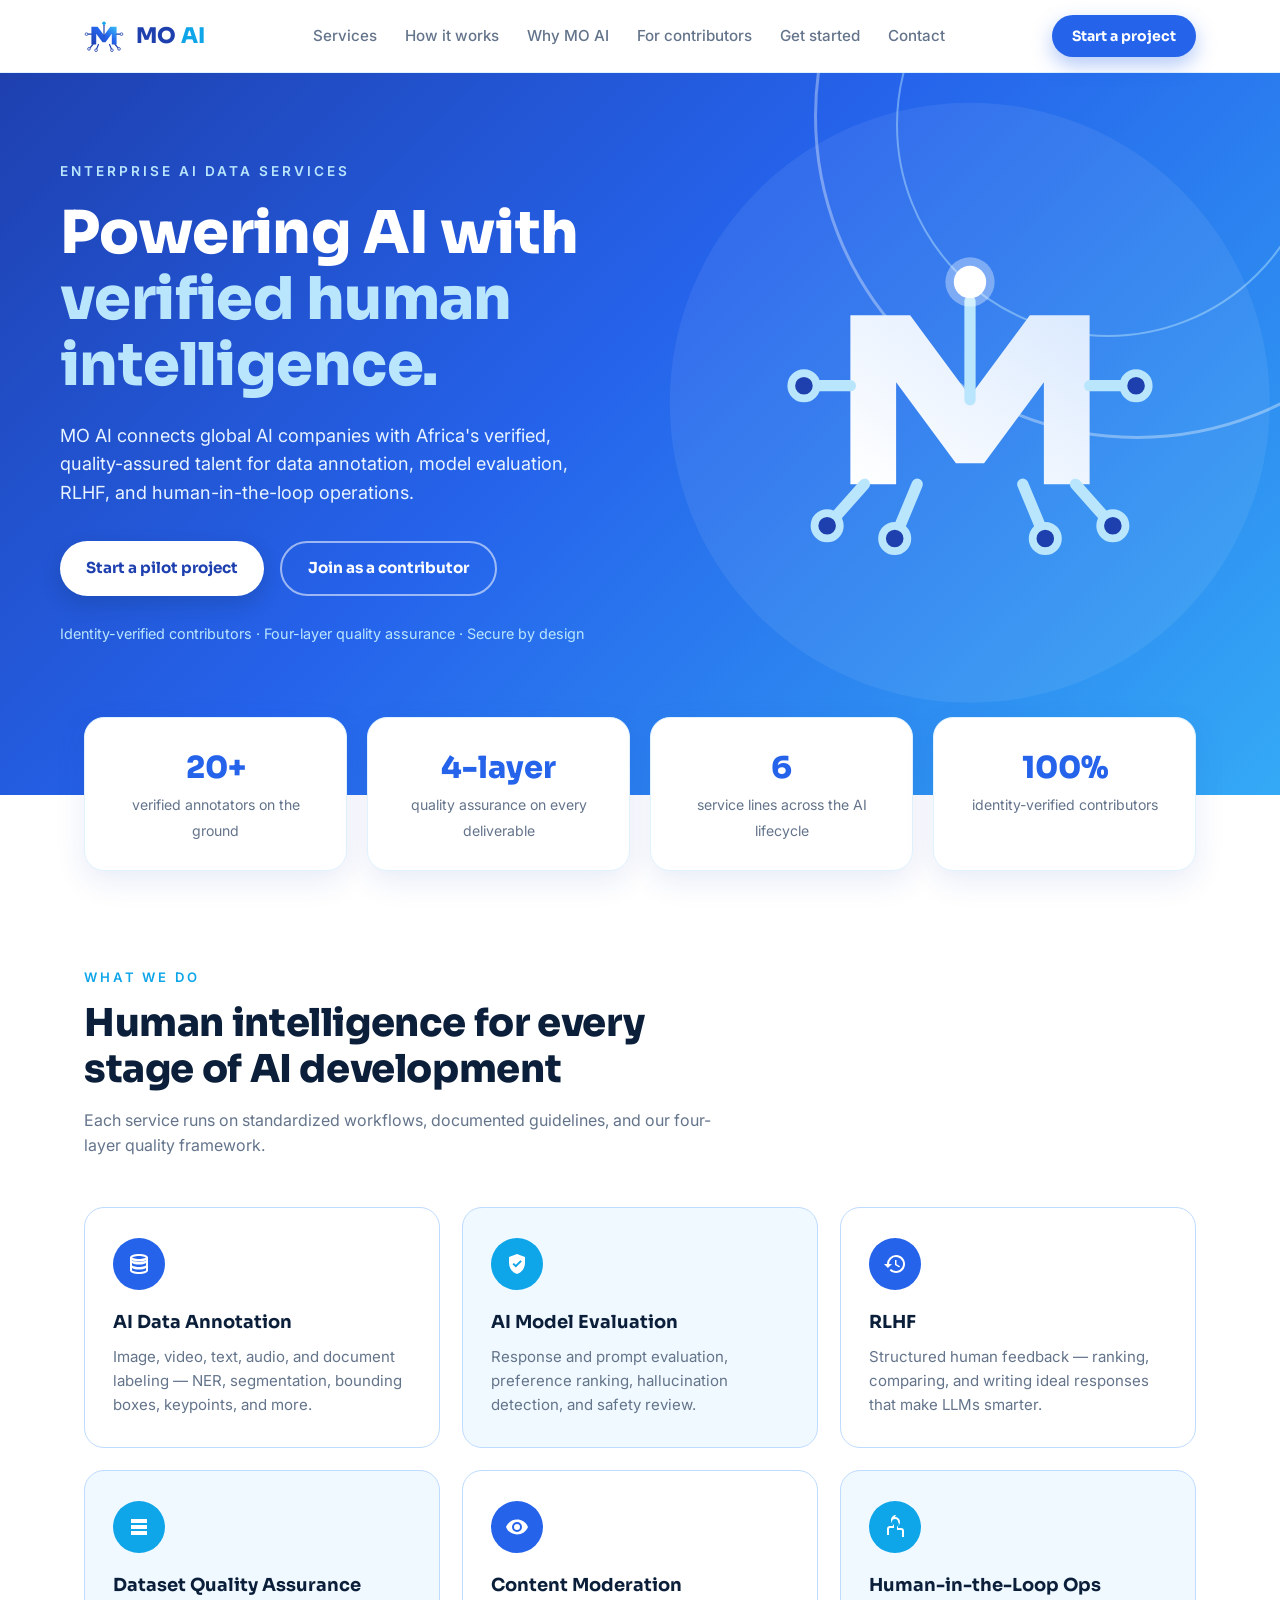
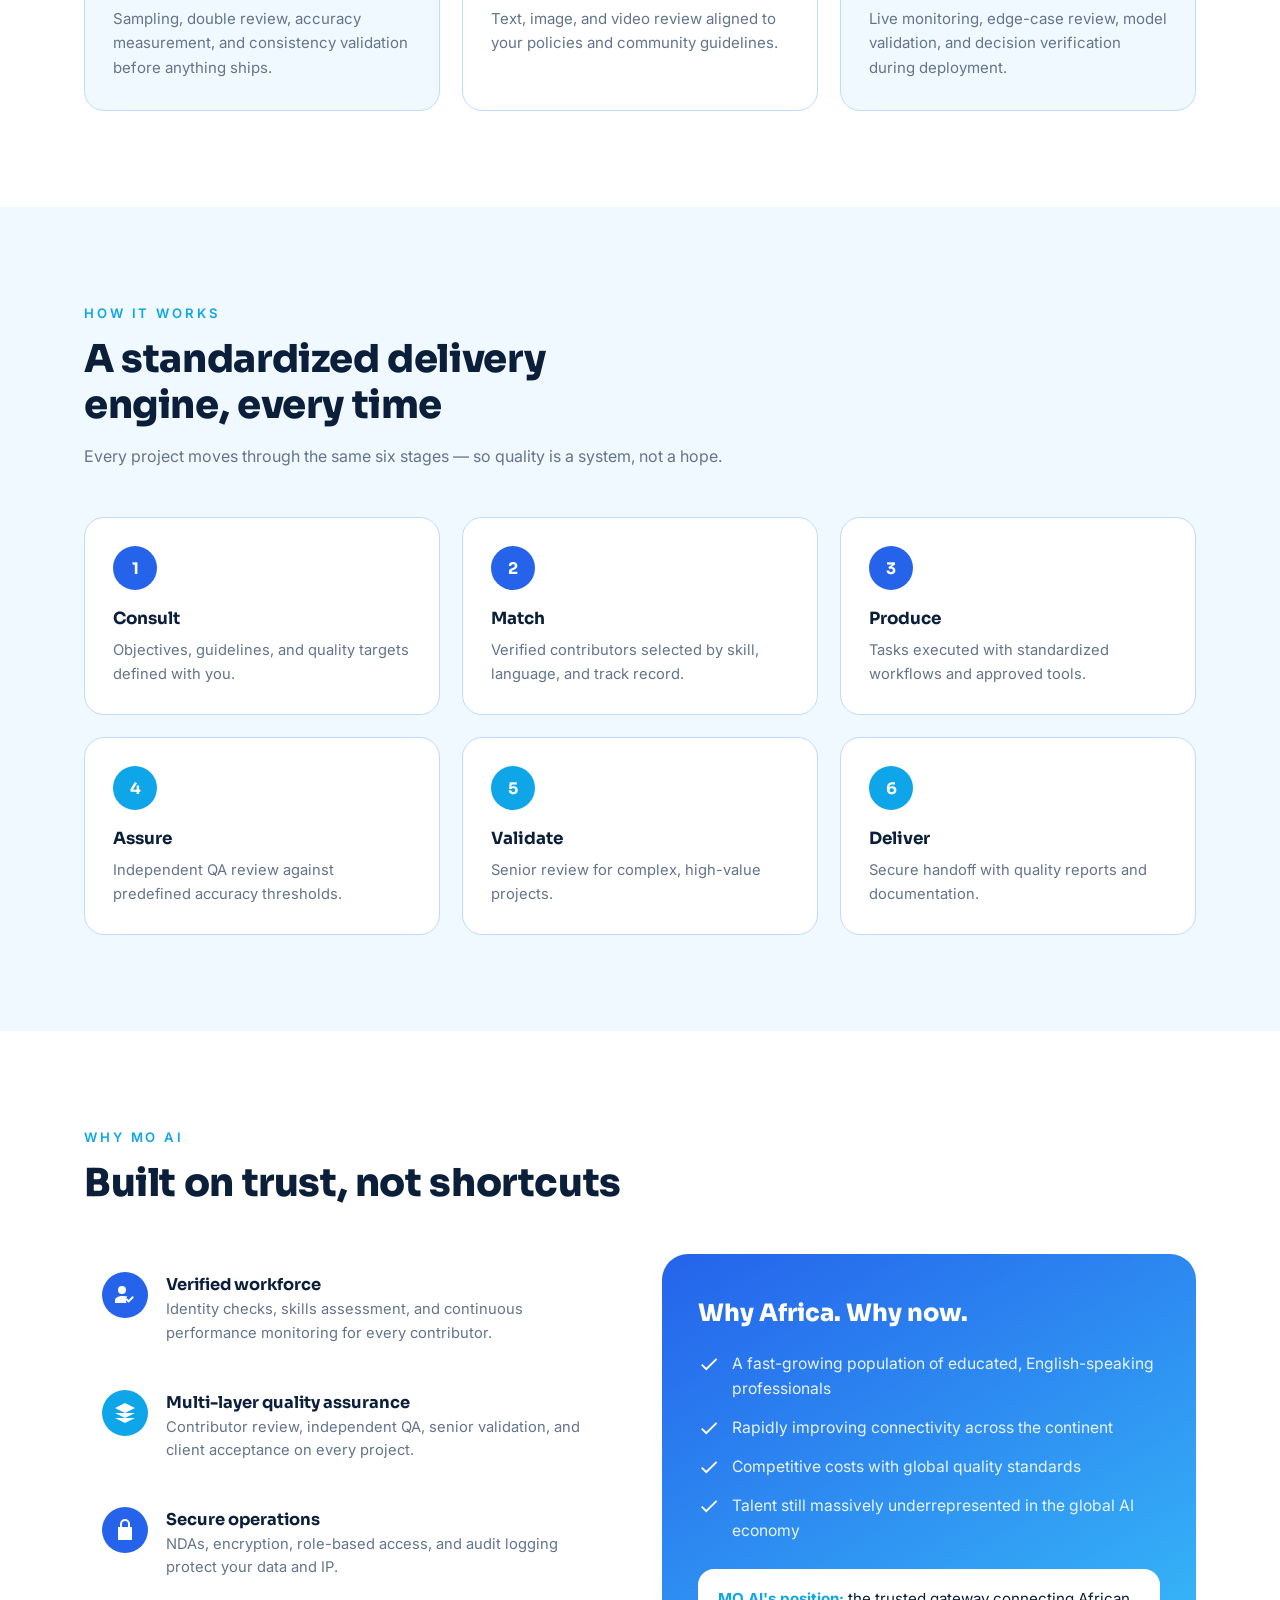
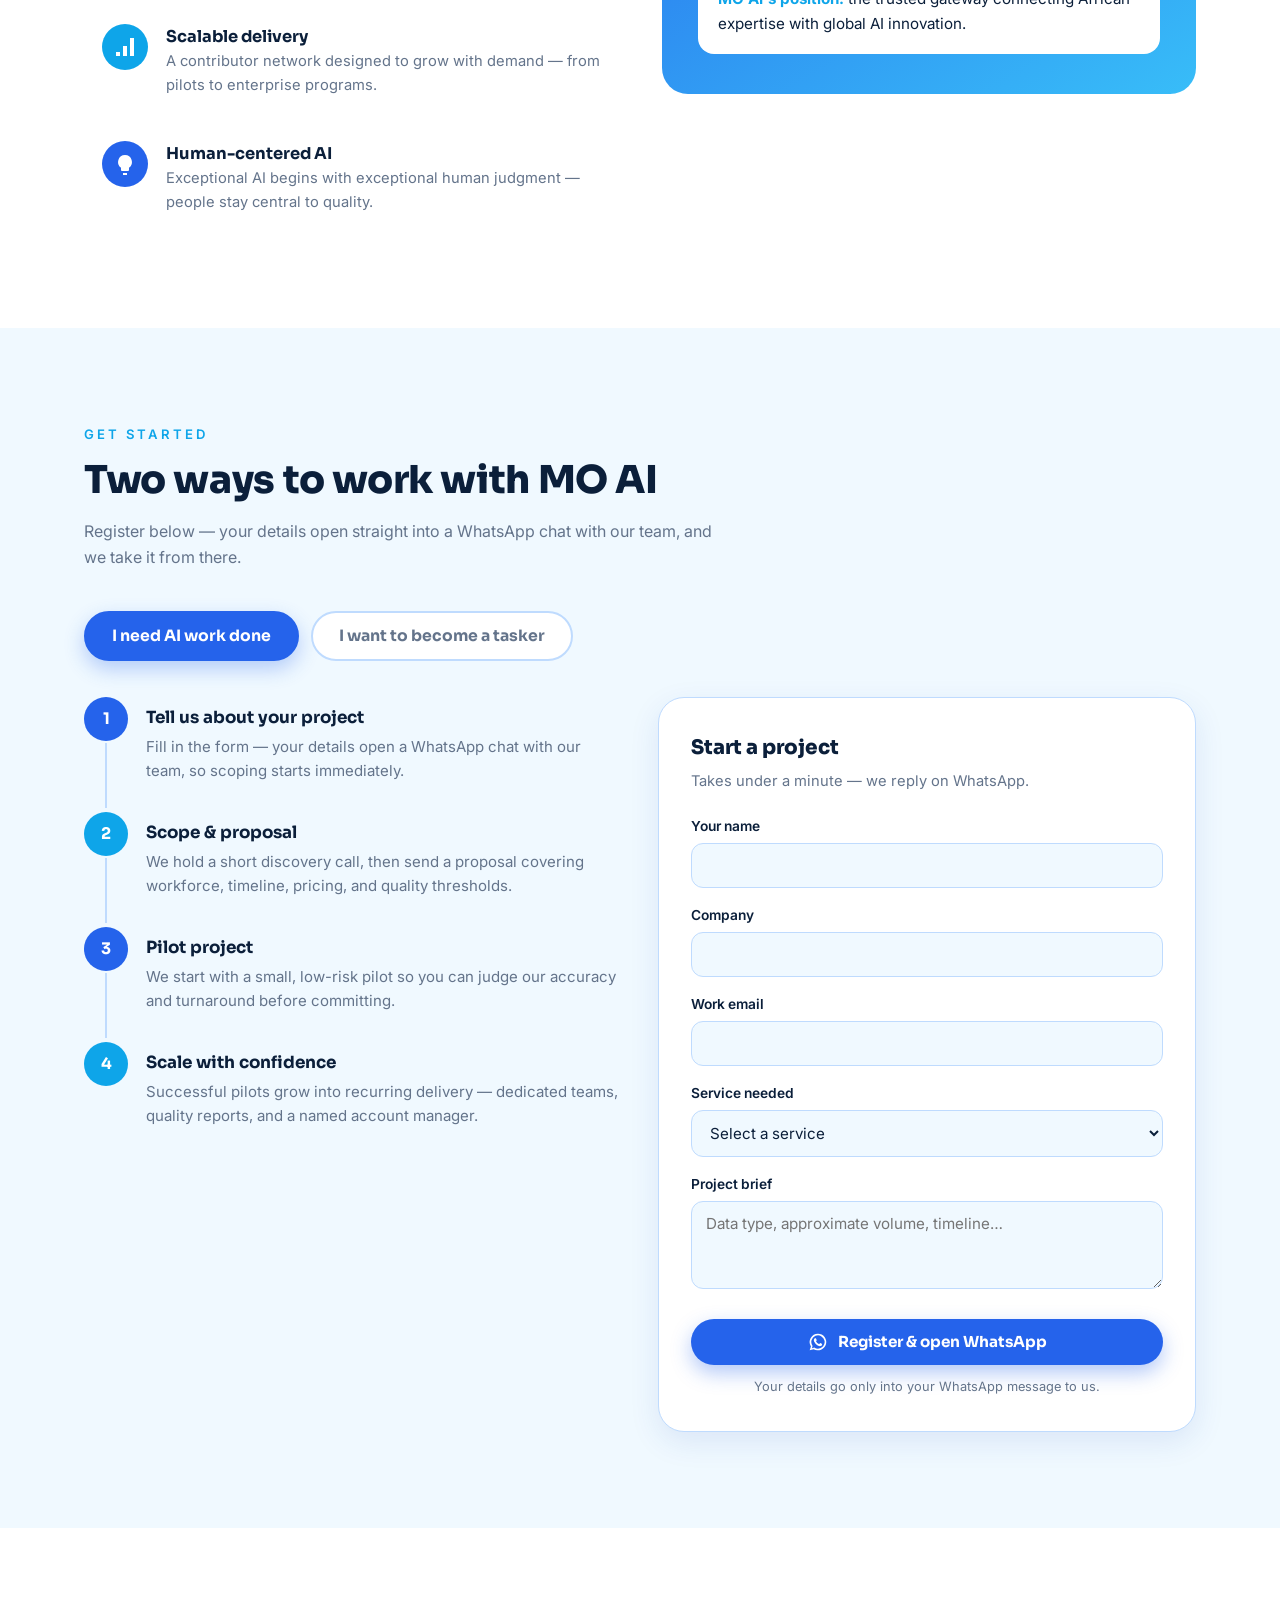
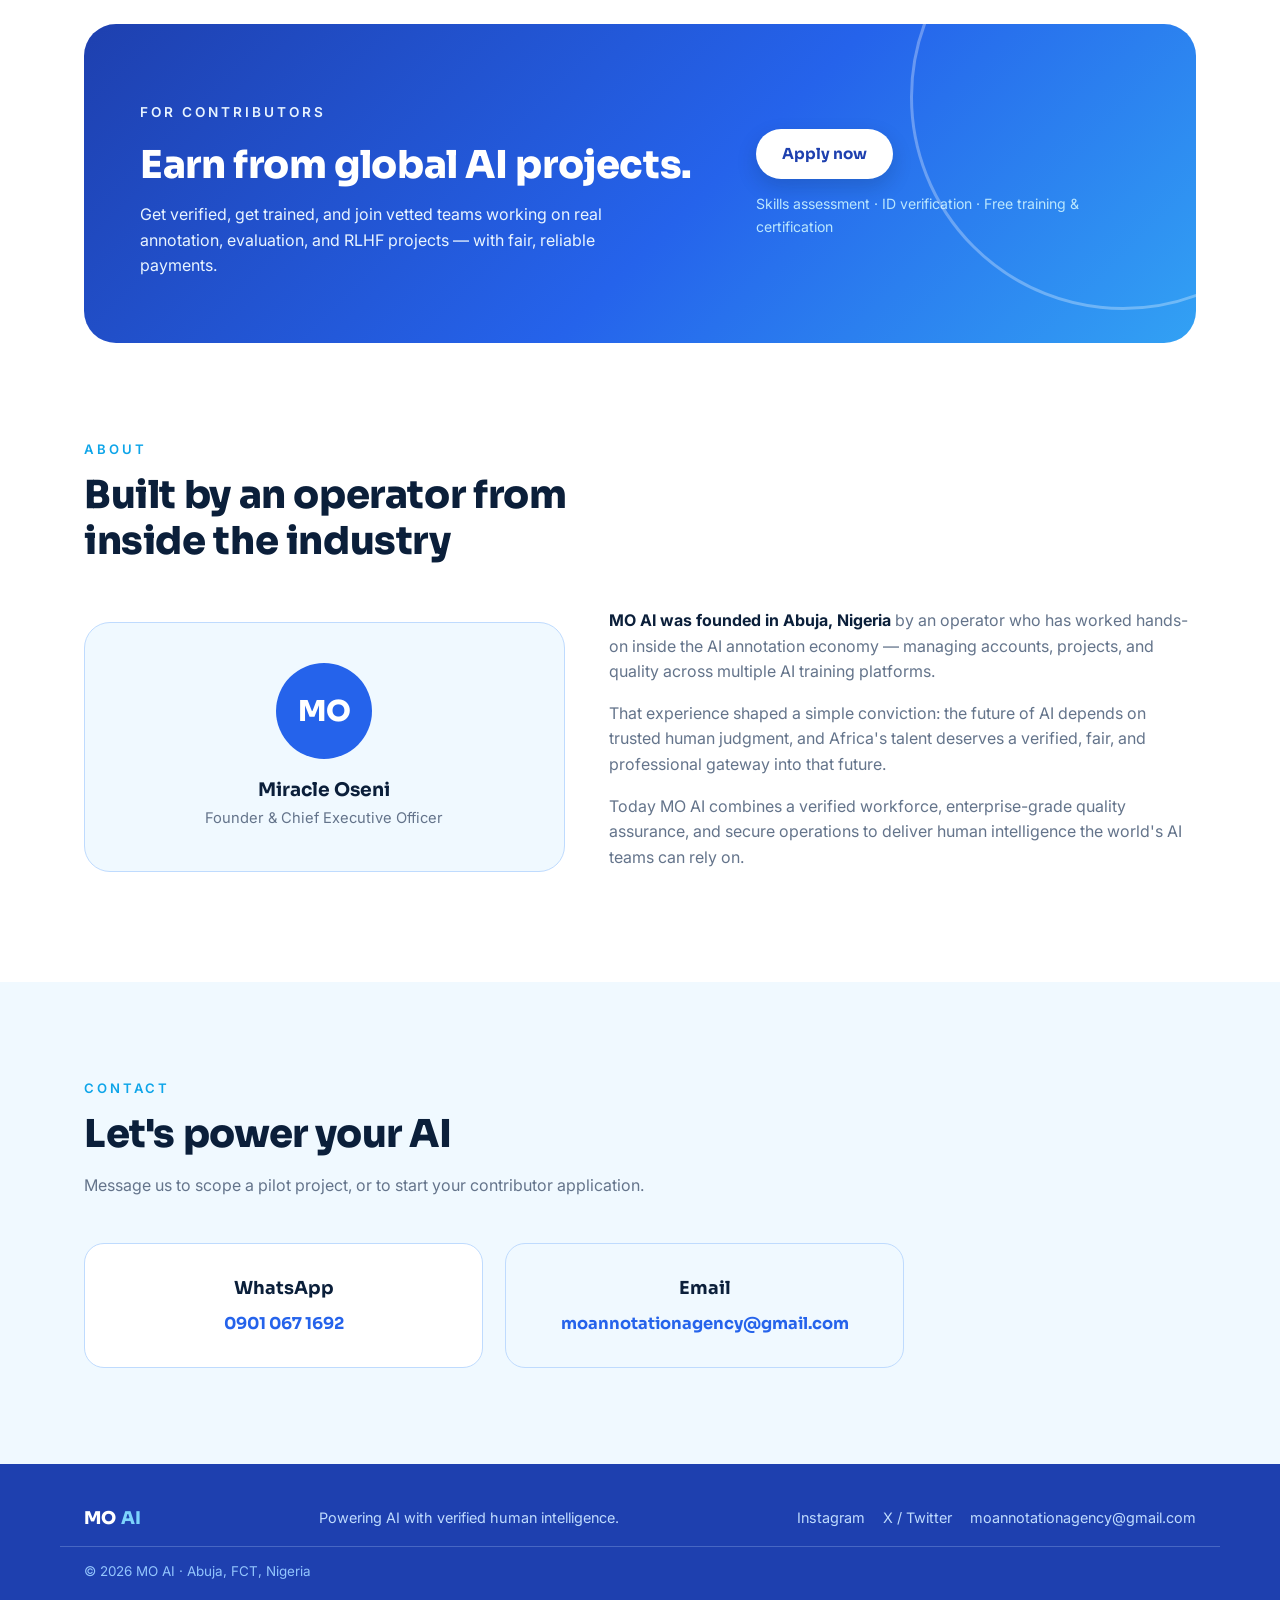
<file: MO_AI_Website.html>
<!DOCTYPE html>
<html lang="en">
<head>
<meta charset="UTF-8">
<meta name="viewport" content="width=device-width, initial-scale=1.0">
<title>MO AI — Powering AI with Verified Human Intelligence</title>
<meta name="description" content="MO AI provides enterprise-grade data annotation, AI evaluation, RLHF, and human-in-the-loop services delivered by Africa's verified talent.">
<link rel="preconnect" href="https://fonts.googleapis.com">
<link rel="preconnect" href="https://fonts.gstatic.com" crossorigin>
<link href="https://fonts.googleapis.com/css2?family=Sora:wght@600;700;800&family=Inter:wght@400;500;600;700&display=swap" rel="stylesheet">
<style>
:root{
  --deep:#1E40AF; --blue:#2563EB; --sky:#0EA5E9; --sky-br:#38BDF8;
  --tint:#F0F9FF; --tint2:#E0F2FE; --border:#BFDBFE;
  --ink:#0B1F3A; --mute:#64748B; --white:#FFFFFF;
  --sora:'Sora',sans-serif; --inter:'Inter',sans-serif;
  --radius:20px; --shadow:0 10px 30px rgba(30,64,175,.10);
}
*{margin:0;padding:0;box-sizing:border-box}
html{scroll-behavior:smooth}
body{font-family:var(--inter);color:var(--ink);background:var(--white);line-height:1.6;-webkit-font-smoothing:antialiased}
img,svg{display:block}
a{color:inherit;text-decoration:none}
:focus-visible{outline:3px solid var(--sky);outline-offset:3px;border-radius:6px}
.wrap{max-width:1160px;margin:0 auto;padding:0 24px}

/* ---------- nav ---------- */
.nav{position:sticky;top:0;z-index:50;background:rgba(255,255,255,.92);backdrop-filter:blur(10px);border-bottom:1px solid var(--tint2)}
.nav-in{display:flex;align-items:center;justify-content:space-between;height:72px}
.brand{display:flex;align-items:center;gap:12px;font-family:var(--sora);font-weight:800;font-size:1.35rem;letter-spacing:.01em}
.brand .mo{color:var(--deep)}.brand .ai{color:var(--sky)}
.brand svg{width:40px;height:40px}
.nav-links{display:flex;align-items:center;gap:28px;font-weight:500;font-size:.95rem;color:var(--mute)}
.nav-links a:hover{color:var(--blue)}
.btn{display:inline-flex;align-items:center;gap:10px;font-family:var(--sora);font-weight:700;border-radius:999px;padding:13px 26px;font-size:.95rem;transition:transform .15s ease, box-shadow .15s ease;cursor:pointer;border:0}
.btn:hover{transform:translateY(-2px)}
.btn-blue{background:var(--blue);color:#fff;box-shadow:0 8px 20px rgba(37,99,235,.35)}
.btn-white{background:#fff;color:var(--deep);box-shadow:0 8px 20px rgba(11,31,58,.18)}
.btn-ghost{background:transparent;color:#fff;border:2px solid rgba(255,255,255,.55)}
.btn-ghost:hover{border-color:#fff}
.nav .btn{padding:10px 20px;font-size:.88rem}
.menu-btn{display:none;background:none;border:0;cursor:pointer;padding:8px}
.menu-btn svg{width:26px;height:26px;stroke:var(--deep)}

/* ---------- hero ---------- */
.hero{position:relative;color:#fff;background:linear-gradient(135deg,var(--deep) 0%,var(--blue) 45%,var(--sky-br) 115%);overflow:hidden}
.hero::before,.hero::after{content:"";position:absolute;border-radius:50%;border:3px solid rgba(255,255,255,.35);pointer-events:none}
.hero::before{width:640px;height:640px;top:-280px;right:-180px}
.hero::after{width:420px;height:420px;top:-160px;right:-40px;border-color:rgba(186,230,253,.45);border-width:2px}
.hero-in{display:grid;grid-template-columns:1.1fr .9fr;gap:48px;align-items:center;padding:88px 0 150px;position:relative;z-index:1}
.kicker{font-family:var(--inter);font-weight:600;font-size:.85rem;letter-spacing:.22em;text-transform:uppercase;color:#BAE6FD;margin-bottom:18px}
.hero h1{font-family:var(--sora);font-weight:800;font-size:clamp(2.3rem,4.6vw,3.7rem);line-height:1.12;letter-spacing:-.01em}
.hero h1 .alt{color:#BAE6FD}
.hero p.lead{margin:22px 0 34px;font-size:1.13rem;color:#E8F4FF;max-width:34rem}
.hero-ctas{display:flex;gap:16px;flex-wrap:wrap}
.hero-note{margin-top:26px;font-size:.9rem;color:#BAE6FD}
.hero-mark{position:relative;display:flex;justify-content:center}
.hero-mark .halo{position:absolute;inset:auto;width:120%;aspect-ratio:1;border-radius:50%;background:rgba(255,255,255,.07);top:50%;left:50%;transform:translate(-50%,-50%)}
.hero-mark svg{width:min(380px,80%);height:auto;position:relative}
@keyframes pulse{0%,100%{transform:scale(1);opacity:1}50%{transform:scale(1.5);opacity:.25}}
.node-pulse{transform-origin:center;transform-box:fill-box;animation:pulse 2.6s ease-in-out infinite}
@media (prefers-reduced-motion:reduce){.node-pulse{animation:none}html{scroll-behavior:auto}}

/* ---------- stats ---------- */
.stats{position:relative;z-index:2;margin-top:-78px}
.stats-grid{display:grid;grid-template-columns:repeat(4,1fr);gap:20px}
.stat{background:#fff;border:1px solid var(--tint2);border-radius:var(--radius);box-shadow:var(--shadow);padding:26px 24px;text-align:center}
.stat b{display:block;font-family:var(--sora);font-weight:800;font-size:1.9rem;color:var(--blue)}
.stat span{font-size:.88rem;color:var(--mute)}

/* ---------- sections ---------- */
section{padding:96px 0}
.eyebrow{font-weight:600;font-size:.82rem;letter-spacing:.22em;text-transform:uppercase;color:var(--sky);margin-bottom:12px}
h2{font-family:var(--sora);font-weight:800;font-size:clamp(1.7rem,3vw,2.4rem);line-height:1.2;letter-spacing:-.01em;max-width:36rem}
.section-sub{margin-top:16px;color:var(--mute);max-width:40rem}

/* services */
.grid-3{display:grid;grid-template-columns:repeat(3,1fr);gap:22px;margin-top:48px}
.card{border:1px solid var(--border);border-radius:var(--radius);padding:30px 28px;background:#fff;transition:transform .18s ease,box-shadow .18s ease}
.card:nth-child(even){background:var(--tint)}
.card:hover{transform:translateY(-5px);box-shadow:var(--shadow)}
.chip{width:52px;height:52px;border-radius:50%;display:flex;align-items:center;justify-content:center;margin-bottom:18px}
.chip svg{width:24px;height:24px;fill:#fff}
.c-blue{background:var(--blue)}.c-sky{background:var(--sky)}
.card h3{font-family:var(--sora);font-weight:700;font-size:1.12rem;margin-bottom:8px}
.card p{font-size:.94rem;color:var(--mute)}

/* process */
.process{background:var(--tint)}
.steps{display:grid;grid-template-columns:repeat(3,1fr);gap:22px;margin-top:48px}
.step{background:#fff;border:1px solid var(--border);border-radius:var(--radius);padding:28px}
.step .num{width:44px;height:44px;border-radius:50%;background:var(--blue);color:#fff;font-family:var(--sora);font-weight:700;display:flex;align-items:center;justify-content:center;margin-bottom:16px}
.step:nth-child(n+4) .num{background:var(--sky)}
.step h3{font-family:var(--sora);font-size:1.05rem;font-weight:700;margin-bottom:6px}
.step p{font-size:.92rem;color:var(--mute)}

/* why */
.why-grid{display:grid;grid-template-columns:1fr 1fr;gap:44px;margin-top:48px;align-items:start}
.pillars{display:flex;flex-direction:column;gap:8px}
.pillar{display:flex;gap:18px;padding:18px;border-radius:16px}
.pillar:hover{background:var(--tint)}
.pillar .chip{width:46px;height:46px;flex:none;margin:0}
.pillar h3{font-family:var(--sora);font-size:1.02rem;font-weight:700}
.pillar p{font-size:.92rem;color:var(--mute)}
.why-panel{background:linear-gradient(150deg,var(--blue),var(--sky-br));border-radius:26px;color:#fff;padding:40px 36px;position:sticky;top:100px}
.why-panel h3{font-family:var(--sora);font-weight:800;font-size:1.5rem;margin-bottom:16px}
.why-panel ul{list-style:none;display:flex;flex-direction:column;gap:14px;margin:18px 0 26px}
.why-panel li{display:flex;gap:12px;font-size:.98rem;color:#E8F4FF}
.why-panel li svg{width:22px;height:22px;flex:none;fill:#fff;margin-top:2px}
.why-quote{background:#fff;color:var(--ink);border-radius:16px;padding:18px 20px;font-size:.95rem}
.why-quote b{color:var(--sky)}

/* contributors band */
.join{background:linear-gradient(135deg,var(--deep),var(--blue) 55%,var(--sky-br) 120%);border-radius:32px;color:#fff;padding:64px 56px;display:grid;grid-template-columns:1.2fr .8fr;gap:40px;align-items:center;position:relative;overflow:hidden}
.join::after{content:"";position:absolute;width:420px;height:420px;border-radius:50%;border:3px solid rgba(255,255,255,.3);right:-140px;top:-140px}
.join h2{color:#fff}
.join p{color:#E8F4FF;margin-top:14px;max-width:30rem}
.join-ctas{display:flex;flex-direction:column;gap:14px;align-items:flex-start}
.join .small{font-size:.88rem;color:#BAE6FD}

/* about */
.about-grid{display:grid;grid-template-columns:.9fr 1.1fr;gap:44px;align-items:center;margin-top:44px}
.about-card{background:var(--tint);border:1px solid var(--border);border-radius:26px;padding:40px;text-align:center}
.about-card .avatar{width:96px;height:96px;border-radius:50%;background:var(--blue);color:#fff;font-family:var(--sora);font-weight:800;font-size:1.8rem;display:flex;align-items:center;justify-content:center;margin:0 auto 16px}
.about-card h3{font-family:var(--sora);font-weight:700}
.about-card span{color:var(--mute);font-size:.92rem}
.about-copy p{color:var(--mute);margin-bottom:16px}
.about-copy p b{color:var(--ink)}

/* get started */
.gs{background:var(--tint)}
.tabs{display:flex;gap:12px;margin-top:40px;flex-wrap:wrap}
.tab-btn{font-family:var(--sora);font-weight:700;font-size:.98rem;border:2px solid var(--border);background:#fff;color:var(--mute);border-radius:999px;padding:13px 26px;cursor:pointer;transition:all .15s ease}
.tab-btn.active{background:var(--blue);border-color:var(--blue);color:#fff;box-shadow:0 8px 20px rgba(37,99,235,.3)}
.tab-panel{display:none;margin-top:36px}
.tab-panel.active{display:grid;grid-template-columns:1fr 1fr;gap:36px;align-items:start}
.howto{display:flex;flex-direction:column;gap:0}
.howto .hstep{display:flex;gap:18px;position:relative;padding-bottom:28px}
.howto .hstep::before{content:"";position:absolute;left:21px;top:46px;bottom:4px;width:2px;background:var(--border)}
.howto .hstep:last-child::before{display:none}
.howto .num{width:44px;height:44px;flex:none;border-radius:50%;background:var(--blue);color:#fff;font-family:var(--sora);font-weight:700;display:flex;align-items:center;justify-content:center}
.howto .hstep:nth-child(even) .num{background:var(--sky)}
.howto h3{font-family:var(--sora);font-size:1.05rem;font-weight:700;margin-bottom:4px;padding-top:8px}
.howto p{font-size:.94rem;color:var(--mute)}
.regform{background:#fff;border:1px solid var(--border);border-radius:26px;padding:34px 32px;box-shadow:var(--shadow)}
.regform h3{font-family:var(--sora);font-weight:800;font-size:1.25rem;margin-bottom:6px}
.regform .formsub{font-size:.92rem;color:var(--mute);margin-bottom:22px}
.field{margin-bottom:16px}
.field label{display:block;font-weight:600;font-size:.86rem;margin-bottom:6px;color:var(--ink)}
.field input,.field select,.field textarea{width:100%;border:1.5px solid var(--border);border-radius:12px;padding:12px 14px;font-family:var(--inter);font-size:.95rem;color:var(--ink);background:var(--tint)}
.field input:focus,.field select:focus,.field textarea:focus{outline:none;border-color:var(--blue);background:#fff}
.field textarea{resize:vertical;min-height:88px}
.regform .btn{width:100%;justify-content:center;margin-top:6px}
.regform .privacy{font-size:.8rem;color:var(--mute);margin-top:12px;text-align:center}
.wa-ico{width:20px;height:20px;fill:#fff}

/* contact / footer */
.contact{background:var(--tint)}
.contact-grid{display:grid;grid-template-columns:repeat(2,1fr);gap:22px;margin-top:44px;max-width:820px}
.contact .card{text-align:center}
.contact .card a{font-family:var(--sora);font-weight:700;color:var(--blue);font-size:1.02rem}
footer{background:var(--deep);color:#BFDBFE;padding:40px 0;font-size:.9rem}
.foot{display:flex;align-items:center;justify-content:space-between;gap:20px;flex-wrap:wrap}
.foot .brand{font-size:1.1rem}
.foot .brand .mo{color:#fff}.foot .brand .ai{color:#7DD3FC}
.foot a:hover{color:#fff}

/* reveal */
.reveal{opacity:0;transform:translateY(22px);transition:opacity .6s ease,transform .6s ease}
.reveal.in{opacity:1;transform:none}
@media (prefers-reduced-motion:reduce){.reveal{opacity:1;transform:none;transition:none}}

/* responsive */
@media (max-width:960px){
  .hero-in{grid-template-columns:1fr;padding:64px 0 130px}
  .hero-mark{order:-1}.hero-mark svg{width:220px}
  .stats-grid{grid-template-columns:repeat(2,1fr)}
  .grid-3,.steps{grid-template-columns:repeat(2,1fr)}
  .why-grid,.about-grid,.join{grid-template-columns:1fr}
  .tab-panel.active{grid-template-columns:1fr}
  .why-panel{position:static}
  .contact-grid{grid-template-columns:1fr}
  .nav-links{display:none;position:absolute;top:72px;left:0;right:0;background:#fff;flex-direction:column;align-items:flex-start;padding:20px 24px;gap:18px;border-bottom:1px solid var(--tint2)}
  .nav-links.open{display:flex}
  .menu-btn{display:block}
}
@media (max-width:600px){
  .grid-3,.steps{grid-template-columns:1fr}
  .join{padding:44px 28px}
  section{padding:72px 0}
}
</style>
</head>
<body>

<!-- ================= NAV ================= -->
<nav class="nav">
  <div class="wrap nav-in">
    <a class="brand" href="#top" aria-label="MO AI home">
      <svg viewBox="-4 6 108 90" aria-hidden="true">
        <defs><linearGradient id="g1" x1="0" y1="1" x2="1" y2="0">
          <stop offset="0" stop-color="#1E40AF"/><stop offset=".55" stop-color="#2563EB"/><stop offset="1" stop-color="#38BDF8"/>
        </linearGradient></defs>
        <polygon points="16,26 33,26 50,49 67,26 84,26 84,74 71,74 71,45 54,68 46,68 29,45 29,74 16,74" fill="url(#g1)"/>
        <g stroke="#1E40AF" stroke-width="3.2" stroke-linecap="round">
          <line x1="50" y1="50" x2="50" y2="22"/><line x1="35" y1="74" x2="30" y2="86"/><line x1="65" y1="74" x2="70" y2="86"/>
          <line x1="20" y1="74" x2="12" y2="83"/><line x1="80" y1="74" x2="88" y2="83"/>
          <line x1="16" y1="46" x2="6" y2="46"/><line x1="84" y1="46" x2="94" y2="46"/>
        </g>
        <g fill="#fff" stroke="#1E40AF" stroke-width="2.2">
          <circle cx="28.6" cy="89.4" r="3.6"/><circle cx="71.4" cy="89.4" r="3.6"/><circle cx="9.4" cy="85.8" r="3.6"/>
          <circle cx="90.6" cy="85.8" r="3.6"/><circle cx="2.8" cy="46" r="3.6"/><circle cx="97.2" cy="46" r="3.6"/>
        </g>
        <circle cx="50" cy="16.5" r="4.6" fill="#0EA5E9"/>
      </svg>
      <span><span class="mo">MO</span> <span class="ai">AI</span></span>
    </a>
    <div class="nav-links" id="navLinks">
      <a href="#services">Services</a>
      <a href="#process">How it works</a>
      <a href="#why">Why MO AI</a>
      <a href="#start-tasker">For contributors</a>
      <a href="#start-client">Get started</a>
      <a href="#contact">Contact</a>
    </div>
    <div style="display:flex;align-items:center;gap:12px">
      <a class="btn btn-blue" href="https://wa.me/2349010671692" target="_blank" rel="noopener">Start a project</a>
      <button class="menu-btn" id="menuBtn" aria-label="Open menu" aria-expanded="false">
        <svg viewBox="0 0 24 24" fill="none" stroke-width="2.4" stroke-linecap="round"><path d="M4 7h16M4 12h16M4 17h16"/></svg>
      </button>
    </div>
  </div>
</nav>

<!-- ================= HERO ================= -->
<header class="hero" id="top">
  <div class="wrap hero-in">
    <div>
      <p class="kicker">Enterprise AI data services</p>
      <h1>Powering AI with <span class="alt">verified human intelligence.</span></h1>
      <p class="lead">MO AI connects global AI companies with Africa's verified, quality-assured talent for data annotation, model evaluation, RLHF, and human-in-the-loop operations.</p>
      <div class="hero-ctas">
        <a class="btn btn-white" href="#start-client">Start a pilot project</a>
        <a class="btn btn-ghost" href="#start-tasker">Join as a contributor</a>
      </div>
      <p class="hero-note">Identity-verified contributors · Four-layer quality assurance · Secure by design</p>
    </div>
    <div class="hero-mark" aria-hidden="true">
      <div class="halo"></div>
      <svg viewBox="-4 6 108 90">
        <defs><linearGradient id="g2" x1="0" y1="1" x2="1" y2="0">
          <stop offset="0" stop-color="#ffffff"/><stop offset="1" stop-color="#DBEAFE"/>
        </linearGradient></defs>
        <polygon points="16,26 33,26 50,49 67,26 84,26 84,74 71,74 71,45 54,68 46,68 29,45 29,74 16,74" fill="url(#g2)"/>
        <g stroke="#BAE6FD" stroke-width="3.2" stroke-linecap="round">
          <line x1="50" y1="50" x2="50" y2="22"/><line x1="35" y1="74" x2="30" y2="86"/><line x1="65" y1="74" x2="70" y2="86"/>
          <line x1="20" y1="74" x2="12" y2="83"/><line x1="80" y1="74" x2="88" y2="83"/>
          <line x1="16" y1="46" x2="6" y2="46"/><line x1="84" y1="46" x2="94" y2="46"/>
        </g>
        <g fill="#1E40AF" stroke="#BAE6FD" stroke-width="2.2">
          <circle cx="28.6" cy="89.4" r="3.6"/><circle cx="71.4" cy="89.4" r="3.6"/><circle cx="9.4" cy="85.8" r="3.6"/>
          <circle cx="90.6" cy="85.8" r="3.6"/><circle cx="2.8" cy="46" r="3.6"/><circle cx="97.2" cy="46" r="3.6"/>
        </g>
        <circle class="node-pulse" cx="50" cy="16.5" r="7" fill="rgba(255,255,255,.35)"/>
        <circle cx="50" cy="16.5" r="4.6" fill="#ffffff"/>
      </svg>
    </div>
  </div>
</header>

<!-- ================= STATS ================= -->
<div class="stats">
  <div class="wrap stats-grid">
    <div class="stat reveal"><b>20+</b><span>verified annotators on the ground</span></div>
    <div class="stat reveal"><b>4-layer</b><span>quality assurance on every deliverable</span></div>
    <div class="stat reveal"><b>6</b><span>service lines across the AI lifecycle</span></div>
    <div class="stat reveal"><b>100%</b><span>identity-verified contributors</span></div>
  </div>
</div>

<!-- ================= SERVICES ================= -->
<section id="services">
  <div class="wrap">
    <p class="eyebrow reveal">What we do</p>
    <h2 class="reveal">Human intelligence for every stage of AI development</h2>
    <p class="section-sub reveal">Each service runs on standardized workflows, documented guidelines, and our four-layer quality framework.</p>
    <div class="grid-3">
      <div class="card reveal">
        <div class="chip c-blue"><svg viewBox="0 0 24 24"><path d="M12 2C7 2 3 3.6 3 5.5v13C3 20.4 7 22 12 22s9-1.6 9-3.5v-13C21 3.6 17 2 12 2zm0 2c4.4 0 7 1.3 7 1.5S16.4 7 12 7 5 5.7 5 5.5 7.6 4 12 4zm7 14.5c0 .2-2.6 1.5-7 1.5s-7-1.3-7-1.5V16c1.6 1 4.2 1.5 7 1.5s5.4-.5 7-1.5v2.5zm0-5c0 .2-2.6 1.5-7 1.5s-7-1.3-7-1.5V11c1.6 1 4.2 1.5 7 1.5s5.4-.5 7-1.5v2.5zm0-5C19 8.7 16.4 10 12 10S5 8.7 5 8.5V8c1.6 1 4.2 1.5 7 1.5S17.4 9 19 8v.5z"/></svg></div>
        <h3>AI Data Annotation</h3>
        <p>Image, video, text, audio, and document labeling — NER, segmentation, bounding boxes, keypoints, and more.</p>
      </div>
      <div class="card reveal">
        <div class="chip c-sky"><svg viewBox="0 0 24 24"><path d="M12 2 4 5v6c0 5 3.4 9.7 8 11 4.6-1.3 8-6 8-11V5l-8-3zm-1.2 13.6-3.3-3.3 1.4-1.4 1.9 1.9 4.6-4.6 1.4 1.4-6 6z"/></svg></div>
        <h3>AI Model Evaluation</h3>
        <p>Response and prompt evaluation, preference ranking, hallucination detection, and safety review.</p>
      </div>
      <div class="card reveal">
        <div class="chip c-blue"><svg viewBox="0 0 24 24"><path d="M13 3a9 9 0 0 0-9 9H1l3.9 3.9L9 12H6a7 7 0 1 1 2 4.9l-1.4 1.4A9 9 0 1 0 13 3zm-1 5v5l4.3 2.5.7-1.2-3.5-2V8H12z"/></svg></div>
        <h3>RLHF</h3>
        <p>Structured human feedback — ranking, comparing, and writing ideal responses that make LLMs smarter.</p>
      </div>
      <div class="card reveal">
        <div class="chip c-sky"><svg viewBox="0 0 24 24"><path d="M4 4h16v4H4V4zm0 6h16v4H4v-4zm0 6h16v4H4v-4z"/></svg></div>
        <h3>Dataset Quality Assurance</h3>
        <p>Sampling, double review, accuracy measurement, and consistency validation before anything ships.</p>
      </div>
      <div class="card reveal">
        <div class="chip c-blue"><svg viewBox="0 0 24 24"><path d="M12 4.5C7 4.5 2.7 7.6 1 12c1.7 4.4 6 7.5 11 7.5S21.3 16.4 23 12c-1.7-4.4-6-7.5-11-7.5zm0 12.5a5 5 0 1 1 0-10 5 5 0 0 1 0 10zm0-8a3 3 0 1 0 0 6 3 3 0 0 0 0-6z"/></svg></div>
        <h3>Content Moderation</h3>
        <p>Text, image, and video review aligned to your policies and community guidelines.</p>
      </div>
      <div class="card reveal">
        <div class="chip c-sky"><svg viewBox="0 0 24 24"><path d="M12 2a5 5 0 0 1 5 5c0 1.7-.8 3.1-2 4v2h3a3 3 0 0 1 3 3v6h-2v-6a1 1 0 0 0-1-1h-4v-3.3l.7-.5A3 3 0 0 0 15 7a3 3 0 1 0-6 0c0 1 .5 1.9 1.3 2.4l.7.5V13H7a1 1 0 0 0-1 1v6H4v-6a3 3 0 0 1 3-3h3v-2c-1.2-.9-2-2.3-2-4a5 5 0 0 1 5-5z"/></svg></div>
        <h3>Human-in-the-Loop Ops</h3>
        <p>Live monitoring, edge-case review, model validation, and decision verification during deployment.</p>
      </div>
    </div>
  </div>
</section>

<!-- ================= PROCESS ================= -->
<section class="process" id="process">
  <div class="wrap">
    <p class="eyebrow reveal">How it works</p>
    <h2 class="reveal">A standardized delivery engine, every time</h2>
    <p class="section-sub reveal">Every project moves through the same six stages — so quality is a system, not a hope.</p>
    <div class="steps">
      <div class="step reveal"><div class="num">1</div><h3>Consult</h3><p>Objectives, guidelines, and quality targets defined with you.</p></div>
      <div class="step reveal"><div class="num">2</div><h3>Match</h3><p>Verified contributors selected by skill, language, and track record.</p></div>
      <div class="step reveal"><div class="num">3</div><h3>Produce</h3><p>Tasks executed with standardized workflows and approved tools.</p></div>
      <div class="step reveal"><div class="num">4</div><h3>Assure</h3><p>Independent QA review against predefined accuracy thresholds.</p></div>
      <div class="step reveal"><div class="num">5</div><h3>Validate</h3><p>Senior review for complex, high-value projects.</p></div>
      <div class="step reveal"><div class="num">6</div><h3>Deliver</h3><p>Secure handoff with quality reports and documentation.</p></div>
    </div>
  </div>
</section>

<!-- ================= WHY ================= -->
<section id="why">
  <div class="wrap">
    <p class="eyebrow reveal">Why MO AI</p>
    <h2 class="reveal">Built on trust, not shortcuts</h2>
    <div class="why-grid">
      <div class="pillars">
        <div class="pillar reveal">
          <div class="chip c-blue"><svg viewBox="0 0 24 24"><path d="M9 11a4 4 0 1 0 0-8 4 4 0 0 0 0 8zm0 2c-3.3 0-7 1.7-7 4v3h11.5a6.5 6.5 0 0 1-.5-2.5c0-1.4.5-2.8 1.3-3.9C13 13.2 11 13 9 13zm10.5 0-3.9 3.9-1.6-1.6-1.4 1.4 3 3 5.3-5.3-1.4-1.4z"/></svg></div>
          <div><h3>Verified workforce</h3><p>Identity checks, skills assessment, and continuous performance monitoring for every contributor.</p></div>
        </div>
        <div class="pillar reveal">
          <div class="chip c-sky"><svg viewBox="0 0 24 24"><path d="M12 2 2 7l10 5 10-5-10-5zM2 12l10 5 10-5M2 17l10 5 10-5"/></svg></div>
          <div><h3>Multi-layer quality assurance</h3><p>Contributor review, independent QA, senior validation, and client acceptance on every project.</p></div>
        </div>
        <div class="pillar reveal">
          <div class="chip c-blue"><svg viewBox="0 0 24 24"><path d="M12 1a5 5 0 0 0-5 5v3H5v13h14V9h-2V6a5 5 0 0 0-5-5zm3 8H9V6a3 3 0 1 1 6 0v3z"/></svg></div>
          <div><h3>Secure operations</h3><p>NDAs, encryption, role-based access, and audit logging protect your data and IP.</p></div>
        </div>
        <div class="pillar reveal">
          <div class="chip c-sky"><svg viewBox="0 0 24 24"><path d="M3 17h4v4H3v-4zm7-6h4v10h-4V11zm7-8h4v18h-4V3z"/></svg></div>
          <div><h3>Scalable delivery</h3><p>A contributor network designed to grow with demand — from pilots to enterprise programs.</p></div>
        </div>
        <div class="pillar reveal">
          <div class="chip c-blue"><svg viewBox="0 0 24 24"><path d="M12 3a7 7 0 0 0-4 12.7V18a1 1 0 0 0 1 1h6a1 1 0 0 0 1-1v-2.3A7 7 0 0 0 12 3zm-2 18h4v2h-4v-2z"/></svg></div>
          <div><h3>Human-centered AI</h3><p>Exceptional AI begins with exceptional human judgment — people stay central to quality.</p></div>
        </div>
      </div>
      <aside class="why-panel reveal">
        <h3>Why Africa. Why now.</h3>
        <ul>
          <li><svg viewBox="0 0 24 24"><path d="M9 16.2 4.8 12l-1.4 1.4L9 19 21 7l-1.4-1.4L9 16.2z"/></svg>A fast-growing population of educated, English-speaking professionals</li>
          <li><svg viewBox="0 0 24 24"><path d="M9 16.2 4.8 12l-1.4 1.4L9 19 21 7l-1.4-1.4L9 16.2z"/></svg>Rapidly improving connectivity across the continent</li>
          <li><svg viewBox="0 0 24 24"><path d="M9 16.2 4.8 12l-1.4 1.4L9 19 21 7l-1.4-1.4L9 16.2z"/></svg>Competitive costs with global quality standards</li>
          <li><svg viewBox="0 0 24 24"><path d="M9 16.2 4.8 12l-1.4 1.4L9 19 21 7l-1.4-1.4L9 16.2z"/></svg>Talent still massively underrepresented in the global AI economy</li>
        </ul>
        <div class="why-quote"><b>MO AI's position:</b> the trusted gateway connecting African expertise with global AI innovation.</div>
      </aside>
    </div>
  </div>
</section>

<!-- ================= GET STARTED ================= -->
<section class="gs" id="get-started">
  <div class="wrap">
    <p class="eyebrow reveal">Get started</p>
    <h2 class="reveal">Two ways to work with MO AI</h2>
    <p class="section-sub reveal">Register below — your details open straight into a WhatsApp chat with our team, and we take it from there.</p>

    <div class="tabs reveal" role="tablist">
      <button class="tab-btn active" id="tabClient" role="tab" aria-selected="true" aria-controls="panelClient">I need AI work done</button>
      <button class="tab-btn" id="tabTasker" role="tab" aria-selected="false" aria-controls="panelTasker">I want to become a tasker</button>
    </div>

    <!-- CLIENTS -->
    <div class="tab-panel active" id="panelClient" role="tabpanel" aria-labelledby="tabClient">
      <div class="howto">
        <div class="hstep"><div class="num">1</div><div><h3>Tell us about your project</h3><p>Fill in the form — your details open a WhatsApp chat with our team, so scoping starts immediately.</p></div></div>
        <div class="hstep"><div class="num">2</div><div><h3>Scope &amp; proposal</h3><p>We hold a short discovery call, then send a proposal covering workforce, timeline, pricing, and quality thresholds.</p></div></div>
        <div class="hstep"><div class="num">3</div><div><h3>Pilot project</h3><p>We start with a small, low-risk pilot so you can judge our accuracy and turnaround before committing.</p></div></div>
        <div class="hstep"><div class="num">4</div><div><h3>Scale with confidence</h3><p>Successful pilots grow into recurring delivery — dedicated teams, quality reports, and a named account manager.</p></div></div>
      </div>
      <form class="regform" id="clientForm">
        <h3>Start a project</h3>
        <p class="formsub">Takes under a minute — we reply on WhatsApp.</p>
        <div class="field"><label for="cName">Your name</label><input id="cName" name="name" required autocomplete="name"></div>
        <div class="field"><label for="cCompany">Company</label><input id="cCompany" name="company" required autocomplete="organization"></div>
        <div class="field"><label for="cEmail">Work email</label><input id="cEmail" name="email" type="email" required autocomplete="email"></div>
        <div class="field"><label for="cService">Service needed</label>
          <select id="cService" name="service" required>
            <option value="" selected disabled>Select a service</option>
            <option>AI Data Annotation</option>
            <option>AI Model Evaluation</option>
            <option>RLHF</option>
            <option>Dataset Quality Assurance</option>
            <option>Content Moderation</option>
            <option>Human-in-the-Loop Operations</option>
            <option>Not sure yet</option>
          </select>
        </div>
        <div class="field"><label for="cBrief">Project brief</label><textarea id="cBrief" name="brief" placeholder="Data type, approximate volume, timeline…"></textarea></div>
        <button class="btn btn-blue" type="submit">
          <svg class="wa-ico" viewBox="0 0 24 24"><path d="M12 2A10 10 0 0 0 3.5 17.3L2 22l4.8-1.4A10 10 0 1 0 12 2zm0 18a8 8 0 0 1-4.1-1.1l-.3-.2-2.9.8.8-2.8-.2-.3A8 8 0 1 1 12 20zm4.4-5.9c-.2-.1-1.4-.7-1.6-.8-.2-.1-.4-.1-.5.1-.2.2-.6.8-.8.9-.1.2-.3.2-.5.1a6.6 6.6 0 0 1-3.3-2.9c-.2-.4.2-.4.7-1.3.1-.2 0-.4 0-.5l-.8-1.8c-.2-.5-.4-.4-.5-.4h-.5c-.2 0-.5.1-.7.3-.9.9-1.2 2.1-.6 3.5a11 11 0 0 0 4.3 4.8c1.6.9 2.7 1 3.6.8.6-.1 1.4-.6 1.6-1.2.2-.6.2-1.1.1-1.2 0-.1-.2-.2-.5-.3z"/></svg>
          Register &amp; open WhatsApp
        </button>
        <p class="privacy">Your details go only into your WhatsApp message to us.</p>
      </form>
    </div>

    <!-- TASKERS -->
    <div class="tab-panel" id="panelTasker" role="tabpanel" aria-labelledby="tabTasker">
      <div class="howto">
        <div class="hstep"><div class="num">1</div><div><h3>Apply</h3><p>Fill in the form — your application opens a WhatsApp chat with our onboarding team.</p></div></div>
        <div class="hstep"><div class="num">2</div><div><h3>Get verified</h3><p>Complete identity verification and a short skills assessment so we can match you to the right projects.</p></div></div>
        <div class="hstep"><div class="num">3</div><div><h3>Train &amp; certify</h3><p>Take free MO AI training on annotation standards, quality, and confidentiality — and earn your certification.</p></div></div>
        <div class="hstep"><div class="num">4</div><div><h3>Start earning</h3><p>Join vetted teams on live annotation, evaluation, and RLHF projects — with fair, reliable payouts.</p></div></div>
      </div>
      <form class="regform" id="taskerForm">
        <h3>Become a tasker</h3>
        <p class="formsub">Takes under a minute — we reply on WhatsApp.</p>
        <div class="field"><label for="tName">Your name</label><input id="tName" name="name" required autocomplete="name"></div>
        <div class="field"><label for="tEmail">Email</label><input id="tEmail" name="email" type="email" required autocomplete="email"></div>
        <div class="field"><label for="tCity">City &amp; country</label><input id="tCity" name="city" required placeholder="e.g. Abuja, Nigeria"></div>
        <div class="field"><label for="tSkill">Main skill area</label>
          <select id="tSkill" name="skill" required>
            <option value="" selected disabled>Select your strongest area</option>
            <option>Text annotation / writing</option>
            <option>Image / video annotation</option>
            <option>AI response evaluation / RLHF</option>
            <option>Coding / technical annotation</option>
            <option>Content moderation</option>
            <option>New to this — willing to learn</option>
          </select>
        </div>
        <div class="field"><label for="tExp">Experience (optional)</label><textarea id="tExp" name="exp" placeholder="Platforms you've worked on, languages you speak…"></textarea></div>
        <button class="btn btn-blue" type="submit">
          <svg class="wa-ico" viewBox="0 0 24 24"><path d="M12 2A10 10 0 0 0 3.5 17.3L2 22l4.8-1.4A10 10 0 1 0 12 2zm0 18a8 8 0 0 1-4.1-1.1l-.3-.2-2.9.8.8-2.8-.2-.3A8 8 0 1 1 12 20zm4.4-5.9c-.2-.1-1.4-.7-1.6-.8-.2-.1-.4-.1-.5.1-.2.2-.6.8-.8.9-.1.2-.3.2-.5.1a6.6 6.6 0 0 1-3.3-2.9c-.2-.4.2-.4.7-1.3.1-.2 0-.4 0-.5l-.8-1.8c-.2-.5-.4-.4-.5-.4h-.5c-.2 0-.5.1-.7.3-.9.9-1.2 2.1-.6 3.5a11 11 0 0 0 4.3 4.8c1.6.9 2.7 1 3.6.8.6-.1 1.4-.6 1.6-1.2.2-.6.2-1.1.1-1.2 0-.1-.2-.2-.5-.3z"/></svg>
          Apply &amp; open WhatsApp
        </button>
        <p class="privacy">Your details go only into your WhatsApp message to us.</p>
      </form>
    </div>
  </div>
</section>

<!-- ================= CONTRIBUTORS ================= -->
<section id="join">
  <div class="wrap">
    <div class="join reveal">
      <div>
        <p class="kicker">For contributors</p>
        <h2>Earn from global AI projects.</h2>
        <p>Get verified, get trained, and join vetted teams working on real annotation, evaluation, and RLHF projects — with fair, reliable payments.</p>
      </div>
      <div class="join-ctas">
        <a class="btn btn-white" href="#start-tasker">Apply now</a>
        <span class="small">Skills assessment · ID verification · Free training &amp; certification</span>
      </div>
    </div>
  </div>
</section>

<!-- ================= ABOUT ================= -->
<section id="about" style="padding-top:0">
  <div class="wrap">
    <p class="eyebrow reveal">About</p>
    <h2 class="reveal">Built by an operator from inside the industry</h2>
    <div class="about-grid">
      <div class="about-card reveal">
        <div class="avatar">MO</div>
        <h3>Miracle Oseni</h3>
        <span>Founder &amp; Chief Executive Officer</span>
      </div>
      <div class="about-copy reveal">
        <p><b>MO AI was founded in Abuja, Nigeria</b> by an operator who has worked hands-on inside the AI annotation economy — managing accounts, projects, and quality across multiple AI training platforms.</p>
        <p>That experience shaped a simple conviction: the future of AI depends on trusted human judgment, and Africa's talent deserves a verified, fair, and professional gateway into that future.</p>
        <p>Today MO AI combines a verified workforce, enterprise-grade quality assurance, and secure operations to deliver human intelligence the world's AI teams can rely on.</p>
      </div>
    </div>
  </div>
</section>

<!-- ================= CONTACT ================= -->
<section class="contact" id="contact">
  <div class="wrap">
    <p class="eyebrow reveal">Contact</p>
    <h2 class="reveal">Let's power your AI</h2>
    <p class="section-sub reveal">Message us to scope a pilot project, or to start your contributor application.</p>
    <div class="contact-grid">
      <div class="card reveal">
        <h3 style="margin-bottom:8px">WhatsApp</h3>
        <a href="https://wa.me/2349010671692" target="_blank" rel="noopener">0901 067 1692</a>
      </div>
      <div class="card reveal">
        <h3 style="margin-bottom:8px">Email</h3>
        <a href="mailto:moannotationagency@gmail.com">moannotationagency@gmail.com</a>
      </div>
    </div>
  </div>
</section>

<footer>
  <div class="wrap foot">
    <a class="brand" href="#top"><span><span class="mo">MO</span> <span class="ai">AI</span></span></a>
    <span>Powering AI with verified human intelligence.</span>
    <span style="display:flex;gap:18px;flex-wrap:wrap">
      <a href="https://instagram.com/moannotation_agency" target="_blank" rel="noopener">Instagram</a>
      <a href="https://x.com/MOAnnotationAg" target="_blank" rel="noopener">X / Twitter</a>
      <a href="mailto:moannotationagency@gmail.com">moannotationagency@gmail.com</a>
    </span>
  </div>
  <div class="wrap" style="margin-top:14px;padding-top:14px;border-top:1px solid rgba(191,219,254,.25);font-size:.84rem;color:#93C5FD">
    © 2026 MO AI · Abuja, FCT, Nigeria
  </div>
</footer>

<script>
// mobile menu
const btn=document.getElementById('menuBtn'),links=document.getElementById('navLinks');
btn.addEventListener('click',()=>{const open=links.classList.toggle('open');btn.setAttribute('aria-expanded',open)});
links.querySelectorAll('a').forEach(a=>a.addEventListener('click',()=>{links.classList.remove('open');btn.setAttribute('aria-expanded','false')}));
// get-started tabs
const tC=document.getElementById('tabClient'),tT=document.getElementById('tabTasker');
const pC=document.getElementById('panelClient'),pT=document.getElementById('panelTasker');
function showTab(which){
  const client=which==='client';
  tC.classList.toggle('active',client);tT.classList.toggle('active',!client);
  tC.setAttribute('aria-selected',client);tT.setAttribute('aria-selected',!client);
  pC.classList.toggle('active',client);pT.classList.toggle('active',!client);
}
tC.addEventListener('click',()=>showTab('client'));
tT.addEventListener('click',()=>showTab('tasker'));
// deep links: #start-client / #start-tasker
function routeHash(){
  if(location.hash==='#start-tasker'){showTab('tasker');document.getElementById('get-started').scrollIntoView();}
  if(location.hash==='#start-client'){showTab('client');document.getElementById('get-started').scrollIntoView();}
}
window.addEventListener('hashchange',routeHash);routeHash();
// forms -> WhatsApp
const WA='https://wa.me/2349010671692?text=';
document.getElementById('clientForm').addEventListener('submit',e=>{
  e.preventDefault();const f=e.target;
  const msg=`Hello MO AI! I'd like to start a project.\n\nName: ${f.name.value}\nCompany: ${f.company.value}\nEmail: ${f.email.value}\nService: ${f.service.value}\nBrief: ${f.brief.value||'-'}`;
  window.open(WA+encodeURIComponent(msg),'_blank','noopener');
});
document.getElementById('taskerForm').addEventListener('submit',e=>{
  e.preventDefault();const f=e.target;
  const msg=`Hello MO AI! I want to become a tasker.\n\nName: ${f.name.value}\nEmail: ${f.email.value}\nLocation: ${f.city.value}\nSkill area: ${f.skill.value}\nExperience: ${f.exp.value||'-'}`;
  window.open(WA+encodeURIComponent(msg),'_blank','noopener');
});
// scroll reveal
const io=new IntersectionObserver(es=>es.forEach(e=>{if(e.isIntersecting){e.target.classList.add('in');io.unobserve(e.target)}}),{threshold:.12});
document.querySelectorAll('.reveal').forEach(el=>io.observe(el));
</script>
</body>
</html>
</file>
<file: assets/moai.css>
/* =====================================================================
   MO AI — design system
   Dark editorial. Signature device: the annotation frame — corner
   brackets and mono label chips borrowed from labelling tools.
   ===================================================================== */

:root{
  --ink:#050B1E;          /* page ground */
  --panel:#0B1734;        /* raised surface */
  --panel-2:#101F42;      /* hover surface */
  --line:rgba(148,180,255,.16);
  --line-2:rgba(148,180,255,.3);
  --blue:#2563EB;
  --blue-lt:#4F86FF;
  --sky:#38BDF8;
  --mark:#FACC15;         /* annotation yellow — marks only, never buttons */
  --text:#EAF0FF;
  --mute:#93A6CE;
  --white:#fff;

  --display:'Sora',system-ui,sans-serif;
  --body:'Inter',system-ui,sans-serif;
  --mono:'JetBrains Mono',ui-monospace,monospace;

  --w:1200px;
  --r:18px;
}

*{margin:0;padding:0;box-sizing:border-box}
html{scroll-behavior:smooth}
body{
  background:var(--ink);color:var(--text);font-family:var(--body);
  line-height:1.62;-webkit-font-smoothing:antialiased;overflow-x:hidden;
}
img,svg{display:block;max-width:100%}
a{color:inherit;text-decoration:none}
:focus-visible{outline:2px solid var(--sky);outline-offset:3px;border-radius:4px}
section[id],header[id]{scroll-margin-top:84px}
.wrap{max-width:var(--w);margin:0 auto;padding:0 28px}

/* ---------- type ---------- */
h1,h2,h3{font-family:var(--display);font-weight:800;letter-spacing:-.02em;line-height:1.06}
h1{font-size:clamp(2.6rem,6vw,4.6rem)}
h2{font-size:clamp(1.9rem,3.5vw,3rem);line-height:1.08}
h3{font-size:1.06rem;font-weight:700;letter-spacing:-.01em;line-height:1.3}
p{color:var(--mute)}
.lede{font-size:clamp(1.02rem,1.35vw,1.18rem);color:var(--text);opacity:.86;max-width:34rem}

/* mono label — the page's connective tissue */
.lab{
  font-family:var(--mono);font-size:.68rem;font-weight:500;letter-spacing:.22em;
  text-transform:uppercase;color:var(--sky);display:inline-flex;align-items:center;gap:10px;
}
.lab::before{content:"";width:16px;height:1px;background:var(--sky);opacity:.7}
.lab.mark{color:var(--mark)}
.lab.mark::before{background:var(--mark)}

/* ---------- nav ---------- */
.nav{position:sticky;top:0;z-index:60;background:rgba(5,11,30,.82);backdrop-filter:blur(14px);
  border-bottom:1px solid var(--line)}
.nav-in{display:flex;align-items:center;justify-content:space-between;height:70px;gap:20px}
.brand{display:flex;align-items:center;gap:11px;font-family:var(--display);font-weight:800;font-size:1.12rem}
.brand svg{width:34px;height:34px}
.brand .ai{color:var(--sky)}
.nav-links{display:flex;gap:28px;font-size:.9rem;color:var(--mute);font-weight:500}
.nav-links a:hover{color:var(--white)}
.nav-links a[aria-current]{color:var(--white)}
.nav-right{display:flex;align-items:center;gap:12px}
.menu-btn{display:none;background:none;border:0;cursor:pointer;padding:6px}
.menu-btn svg{width:24px;height:24px;stroke:var(--text);fill:none;stroke-width:2}

/* ---------- buttons ---------- */
.btn{display:inline-flex;align-items:center;gap:9px;font-family:var(--display);font-weight:700;
  font-size:.92rem;padding:13px 24px;border-radius:999px;border:1px solid transparent;cursor:pointer;
  transition:transform .16s ease,background .16s ease,border-color .16s ease}
.btn:hover{transform:translateY(-2px)}
.btn-p{background:var(--blue);color:#fff}
.btn-p:hover{background:var(--blue-lt)}
.btn-g{background:transparent;color:var(--text);border-color:var(--line-2)}
.btn-g:hover{border-color:var(--sky);color:#fff}
.btn-w{background:#fff;color:#0B1734}
.btn svg{width:15px;height:15px;fill:currentColor}

/* ---------- annotation frame: the signature ---------- */
.frame{position:relative}
.frame::before,.frame::after{
  content:"";position:absolute;width:22px;height:22px;border:2px solid var(--mark);
  opacity:0;transition:opacity .22s ease,transform .22s ease;pointer-events:none}
.frame::before{top:-1px;left:-1px;border-right:0;border-bottom:0;transform:translate(6px,6px)}
.frame::after{bottom:-1px;right:-1px;border-left:0;border-top:0;transform:translate(-6px,-6px)}
.frame:hover::before,.frame:hover::after,.frame:focus-within::before,.frame:focus-within::after{
  opacity:.85;transform:translate(0,0)}

/* chip used over imagery */
.chip{position:absolute;font-family:var(--mono);font-size:.62rem;letter-spacing:.06em;
  background:var(--mark);color:#1A1400;padding:3px 7px;white-space:nowrap;font-weight:600}
.box{position:absolute;border:2px solid var(--mark);opacity:.9}

/* ---------- hero ---------- */
.hero{position:relative;border-bottom:1px solid var(--line);overflow:hidden}
.hero-in{display:grid;grid-template-columns:1.08fr .92fr;gap:56px;align-items:center;
  padding:92px 0 96px}
.hero h1{margin:20px 0 22px}
.hero h1 em{font-style:normal;color:var(--sky)}
.hero-ctas{display:flex;gap:14px;flex-wrap:wrap;margin-top:34px}
.hero-note{margin-top:26px;font-family:var(--mono);font-size:.68rem;letter-spacing:.11em;
  text-transform:uppercase;color:var(--mute);line-height:1.8}
.shot{position:relative;border-radius:var(--r);overflow:hidden;border:1px solid var(--line-2);
  aspect-ratio:11/13}
.shot img{width:100%;height:100%;object-fit:cover}
.shot .scan{position:absolute;inset:0;background:
  linear-gradient(180deg,transparent 0%,rgba(5,11,30,.1) 60%,rgba(5,11,30,.75) 100%)}
.shot .tagline{position:absolute;left:16px;bottom:14px;font-family:var(--mono);font-size:.66rem;
  letter-spacing:.14em;text-transform:uppercase;color:var(--text);opacity:.85}

/* chips fade in one after another */
@keyframes pop{from{opacity:0;transform:translateY(4px) scale(.96)}to{opacity:1;transform:none}}
.shot .box,.shot .chip{animation:pop .5s ease both}
.shot .g1{animation-delay:.25s}.shot .g2{animation-delay:.45s}
.shot .g3{animation-delay:.65s}.shot .g4{animation-delay:.85s}

/* ---------- metrics rail ---------- */
.rail{border-bottom:1px solid var(--line);background:var(--panel)}
.rail-in{display:grid;grid-template-columns:repeat(4,1fr)}
.rail-in div{padding:26px 24px;border-right:1px solid var(--line)}
.rail-in div:last-child{border-right:0}
.rail b{display:block;font-family:var(--display);font-size:1.6rem;font-weight:800;color:#fff}
.rail span{font-family:var(--mono);font-size:.66rem;letter-spacing:.14em;text-transform:uppercase;color:var(--mute)}

/* ---------- sections ---------- */
section{padding:96px 0}
.head{max-width:44rem;margin-bottom:52px}
.head h2{margin:16px 0 14px}
.head p{font-size:1.02rem}

/* service list — rows, not boxes */
.rows{border-top:1px solid var(--line)}
.row{display:grid;grid-template-columns:64px 1fr 1.15fr;gap:26px;align-items:start;
  padding:26px 12px;border-bottom:1px solid var(--line);transition:background .2s ease}
.row:hover{background:var(--panel)}
.row .n{font-family:var(--mono);font-size:.72rem;color:var(--sky);padding-top:5px;letter-spacing:.1em}
.row h3{color:#fff}
.row p{font-size:.94rem;margin-top:0}
@media (max-width:820px){.row{grid-template-columns:44px 1fr;gap:16px}.row p{grid-column:2}}

/* process rail */
.steps{display:grid;grid-template-columns:repeat(6,1fr);gap:0;border:1px solid var(--line);
  border-radius:var(--r);overflow:hidden}
.step{padding:24px 20px;border-right:1px solid var(--line);position:relative;background:var(--panel)}
.step:last-child{border-right:0}
.step .n{font-family:var(--mono);font-size:.68rem;color:var(--mark);letter-spacing:.14em}
.step h3{margin:12px 0 8px;font-size:.98rem;color:#fff}
.step p{font-size:.84rem;line-height:1.5}

/* cards */
.grid2{display:grid;grid-template-columns:repeat(2,1fr);gap:18px}
.grid3{display:grid;grid-template-columns:repeat(3,1fr);gap:18px}
.card{background:var(--panel);border:1px solid var(--line);border-radius:var(--r);padding:28px;
  transition:border-color .2s ease,background .2s ease}
.card:hover{border-color:var(--line-2);background:var(--panel-2)}
.card h3{color:#fff;margin-bottom:10px}
.card p{font-size:.93rem}
.card ul{list-style:none;display:flex;flex-direction:column;gap:9px;margin-top:14px}
.card li{font-size:.9rem;color:var(--mute);padding-left:18px;position:relative}
.card li::before{content:"";position:absolute;left:0;top:9px;width:6px;height:6px;background:var(--sky);opacity:.8}

/* quality panel */
.quality{display:grid;grid-template-columns:1fr 1fr;gap:0;border:1px solid var(--line);
  border-radius:var(--r);overflow:hidden}
.quality .left{padding:44px;background:var(--panel)}
.quality .right{padding:44px;background:linear-gradient(150deg,#12306E,#0B1734)}
.bignum{display:flex;gap:34px;flex-wrap:wrap;margin:26px 0 8px}
.bignum div b{display:block;font-family:var(--display);font-size:2.4rem;font-weight:800;color:#fff;line-height:1}
.bignum div span{font-family:var(--mono);font-size:.64rem;letter-spacing:.14em;text-transform:uppercase;color:var(--sky)}
.layers{list-style:none;counter-reset:l;margin-top:20px}
.layers li{counter-increment:l;display:flex;gap:14px;padding:11px 0;border-bottom:1px solid var(--line);
  font-size:.94rem;color:var(--text)}
.layers li::before{content:"0" counter(l);font-family:var(--mono);font-size:.72rem;color:var(--mark);
  padding-top:3px}
.layers li:last-child{border-bottom:0}

/* pricing */
.tiers{display:grid;grid-template-columns:repeat(3,1fr);gap:18px}
.tier{background:var(--panel);border:1px solid var(--line);border-radius:var(--r);padding:30px;
  display:flex;flex-direction:column}
.tier.feat{background:linear-gradient(160deg,#1B45A8,#0E2560);border-color:#2E5FCB}
.tier .k{font-family:var(--mono);font-size:.64rem;letter-spacing:.18em;text-transform:uppercase;color:var(--sky)}
.tier.feat .k{color:#BBD4FF}
.tier h3{margin:14px 0 6px;font-size:1.25rem;color:#fff}
.tier .price{font-family:var(--display);font-weight:700;font-size:1.05rem;color:var(--sky);margin-bottom:16px}
.tier.feat .price{color:#fff}
.tier ul{list-style:none;display:flex;flex-direction:column;gap:10px;margin-bottom:26px}
.tier li{font-size:.9rem;color:var(--mute);padding-left:18px;position:relative}
.tier.feat li{color:#D6E4FF}
.tier li::before{content:"";position:absolute;left:0;top:9px;width:6px;height:6px;background:var(--sky)}
.tier.feat li::before{background:#fff}
.tier .btn{margin-top:auto;justify-content:center}

/* light contrast block (forms) */
.light{background:#F3F6FD;color:#0A1B3D}
.light h2,.light h3{color:#0A1B3D}
.light p{color:#4C5E85}
.light .lab{color:#2563EB}
.light .field label{font-family:var(--mono)}
.light .lab::before{background:#2563EB}
.formcard{background:#fff;border:1px solid #DCE5F7;border-radius:var(--r);padding:32px;
  box-shadow:0 20px 50px rgba(10,27,61,.09)}
.field{margin-bottom:15px}
.field label{display:block;font-family:var(--mono);font-size:.66rem;letter-spacing:.14em;
  text-transform:uppercase;color:#5B6E96;margin-bottom:7px}
.field input,.field select,.field textarea{width:100%;border:1px solid #D7E1F5;border-radius:10px;
  padding:12px 14px;font-family:var(--body);font-size:.95rem;color:#0A1B3D;background:#FAFCFF}
.field input:focus,.field select:focus,.field textarea:focus{outline:none;border-color:var(--blue);background:#fff}
.field textarea{resize:vertical;min-height:86px}
.field .hint{font-size:.76rem;color:#6C7FA6;margin-top:5px}
.consent{display:flex;gap:10px;align-items:flex-start;margin:4px 0 16px}
.consent input{width:auto;margin-top:4px;flex:none}
.consent label{font-size:.83rem;color:#4C5E85;font-family:var(--body);letter-spacing:0;text-transform:none}
.formcard .btn{width:100%;justify-content:center}
.msg{margin-top:13px;border-radius:10px;padding:13px 15px;font-size:.9rem;display:none}
.msg.show{display:block}
.msg.ok{background:#ECFDF5;border:1px solid #A7F3D0;color:#065F46}
.msg.err{background:#FEF2F2;border:1px solid #FCA5A5;color:#991B1B}
.alt{margin-top:12px;text-align:center;font-size:.84rem;color:#6C7FA6}
.alt a{color:var(--blue);font-weight:600}
.hp{position:absolute!important;left:-9999px!important;width:1px;height:1px;overflow:hidden}
.spin{display:inline-block;width:15px;height:15px;border:2px solid rgba(255,255,255,.4);
  border-top-color:#fff;border-radius:50%;animation:sp .7s linear infinite}
@keyframes sp{to{transform:rotate(360deg)}}

/* faq */
.faq{max-width:56rem;border-top:1px solid var(--line)}
.faq details{border-bottom:1px solid var(--line)}
.faq summary{cursor:pointer;list-style:none;padding:20px 0;display:flex;justify-content:space-between;
  gap:20px;font-family:var(--display);font-weight:700;font-size:1rem;color:#fff}
.faq summary::-webkit-details-marker{display:none}
.faq summary::after{content:"+";color:var(--mark);font-family:var(--mono);font-size:1.1rem}
.faq details[open] summary::after{content:"\2212"}
.faq p{padding:0 0 22px;font-size:.95rem;max-width:52rem}

/* band image */
.band{position:relative;height:280px;overflow:hidden;border-block:1px solid var(--line)}
.band img{width:100%;height:100%;object-fit:cover}
.band .ov{position:absolute;inset:0;background:linear-gradient(90deg,rgba(5,11,30,.94),rgba(5,11,30,.4));
  display:flex;align-items:center}
.band .ov .wrap{width:100%}
.band h2{max-width:24rem}

/* footer */
footer{border-top:1px solid var(--line);padding:52px 0 40px;background:var(--panel)}
.foot{display:flex;justify-content:space-between;gap:26px;flex-wrap:wrap;align-items:flex-start}
.foot .links{display:flex;gap:26px;flex-wrap:wrap;font-size:.9rem;color:var(--mute)}
.foot .links a:hover{color:#fff}
.legal{margin-top:30px;padding-top:20px;border-top:1px solid var(--line);
  font-family:var(--mono);font-size:.66rem;letter-spacing:.1em;color:var(--mute)}

/* reveal */
.rv{opacity:0;transform:translateY(16px);transition:opacity .55s ease,transform .55s ease}
.rv.in{opacity:1;transform:none}
@media (prefers-reduced-motion:reduce){
  .rv{opacity:1;transform:none;transition:none}
  html{scroll-behavior:auto}
  .shot .box,.shot .chip{animation:none}
}

/* responsive */
@media (max-width:980px){
  .hero-in{grid-template-columns:1fr;gap:40px;padding:64px 0 72px}
  .shot{max-width:460px}
  .rail-in{grid-template-columns:repeat(2,1fr)}
  .rail-in div:nth-child(2){border-right:0}
  .rail-in div:nth-child(-n+2){border-bottom:1px solid var(--line)}
  .steps{grid-template-columns:repeat(2,1fr)}
  .step{border-bottom:1px solid var(--line)}
  .grid2,.grid3,.tiers,.quality{grid-template-columns:1fr}
  .nav-links{display:none;position:absolute;top:70px;left:0;right:0;background:var(--panel);
    flex-direction:column;gap:18px;padding:22px 28px;border-bottom:1px solid var(--line)}
  .nav-links.open{display:flex}
  .menu-btn{display:block}
  section{padding:72px 0}
}
@media (max-width:600px){
  .steps{grid-template-columns:1fr}
  .band{height:220px}
}
</file>
